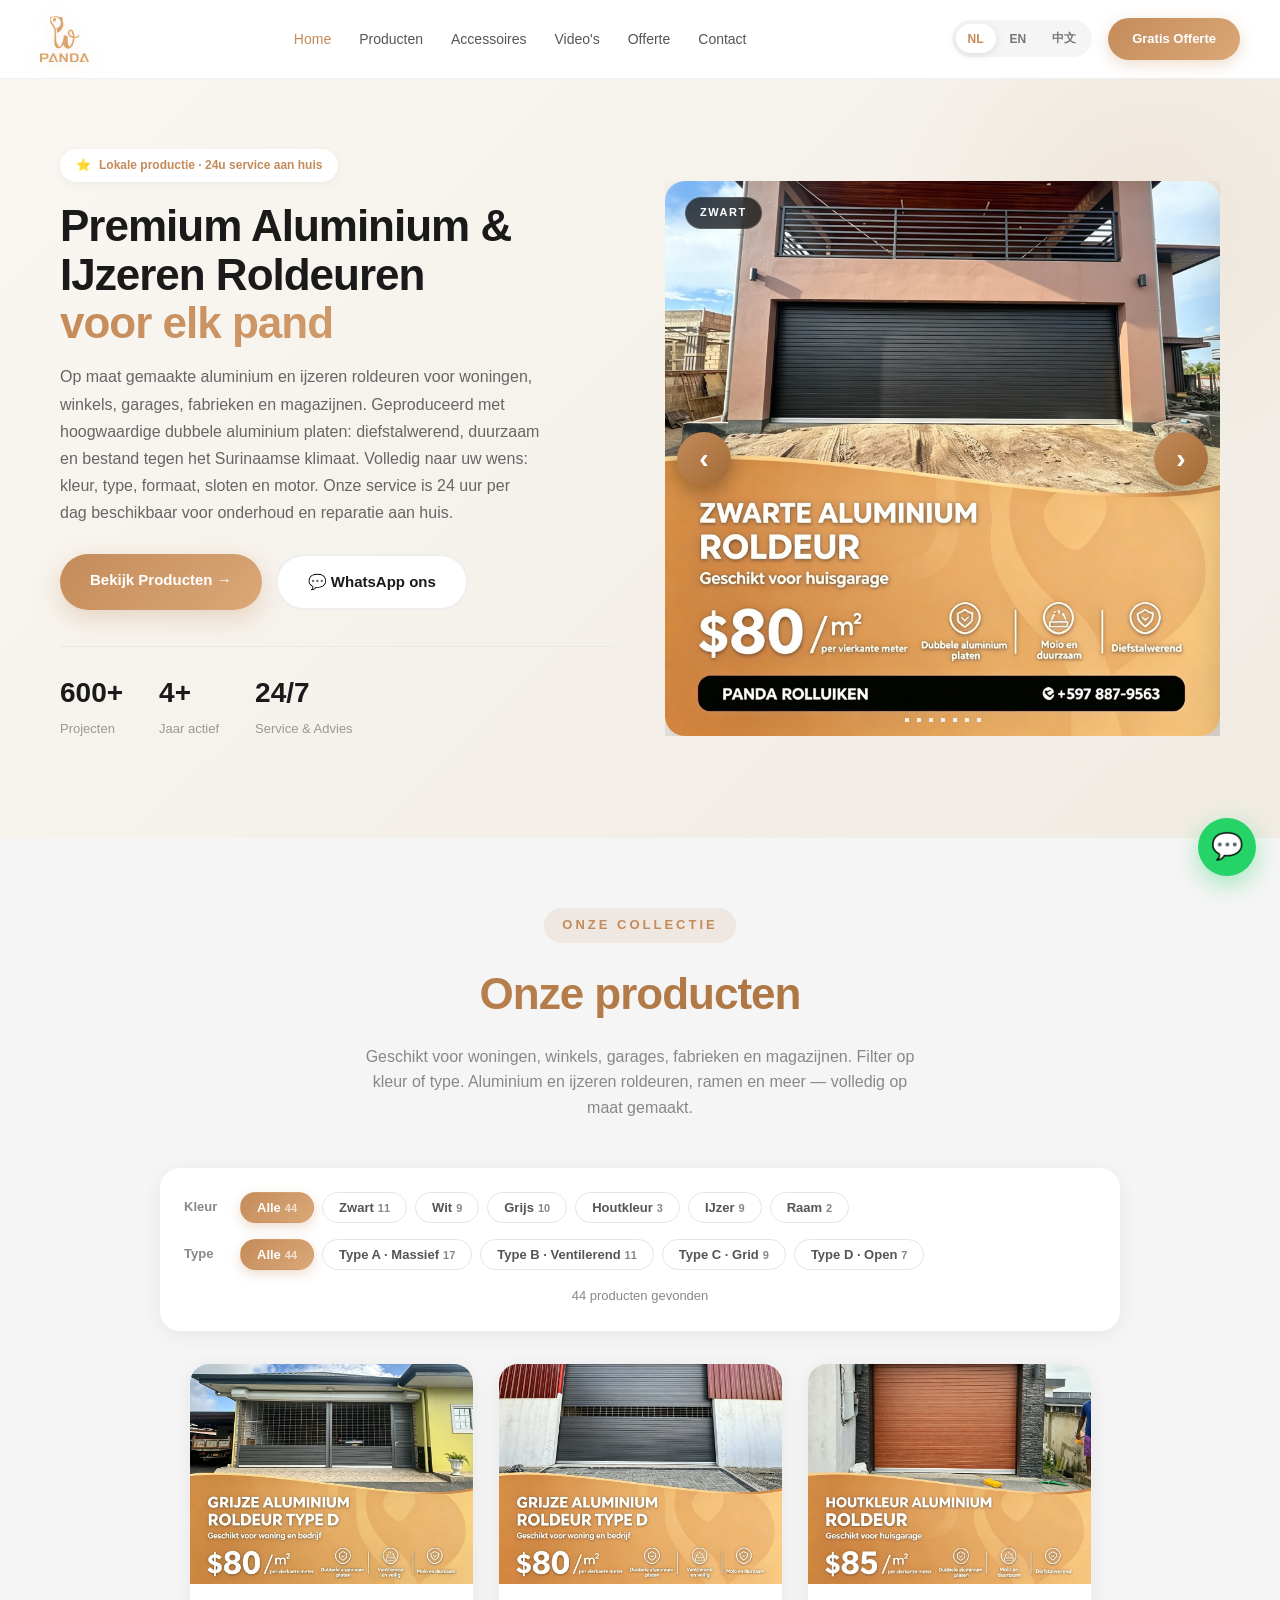
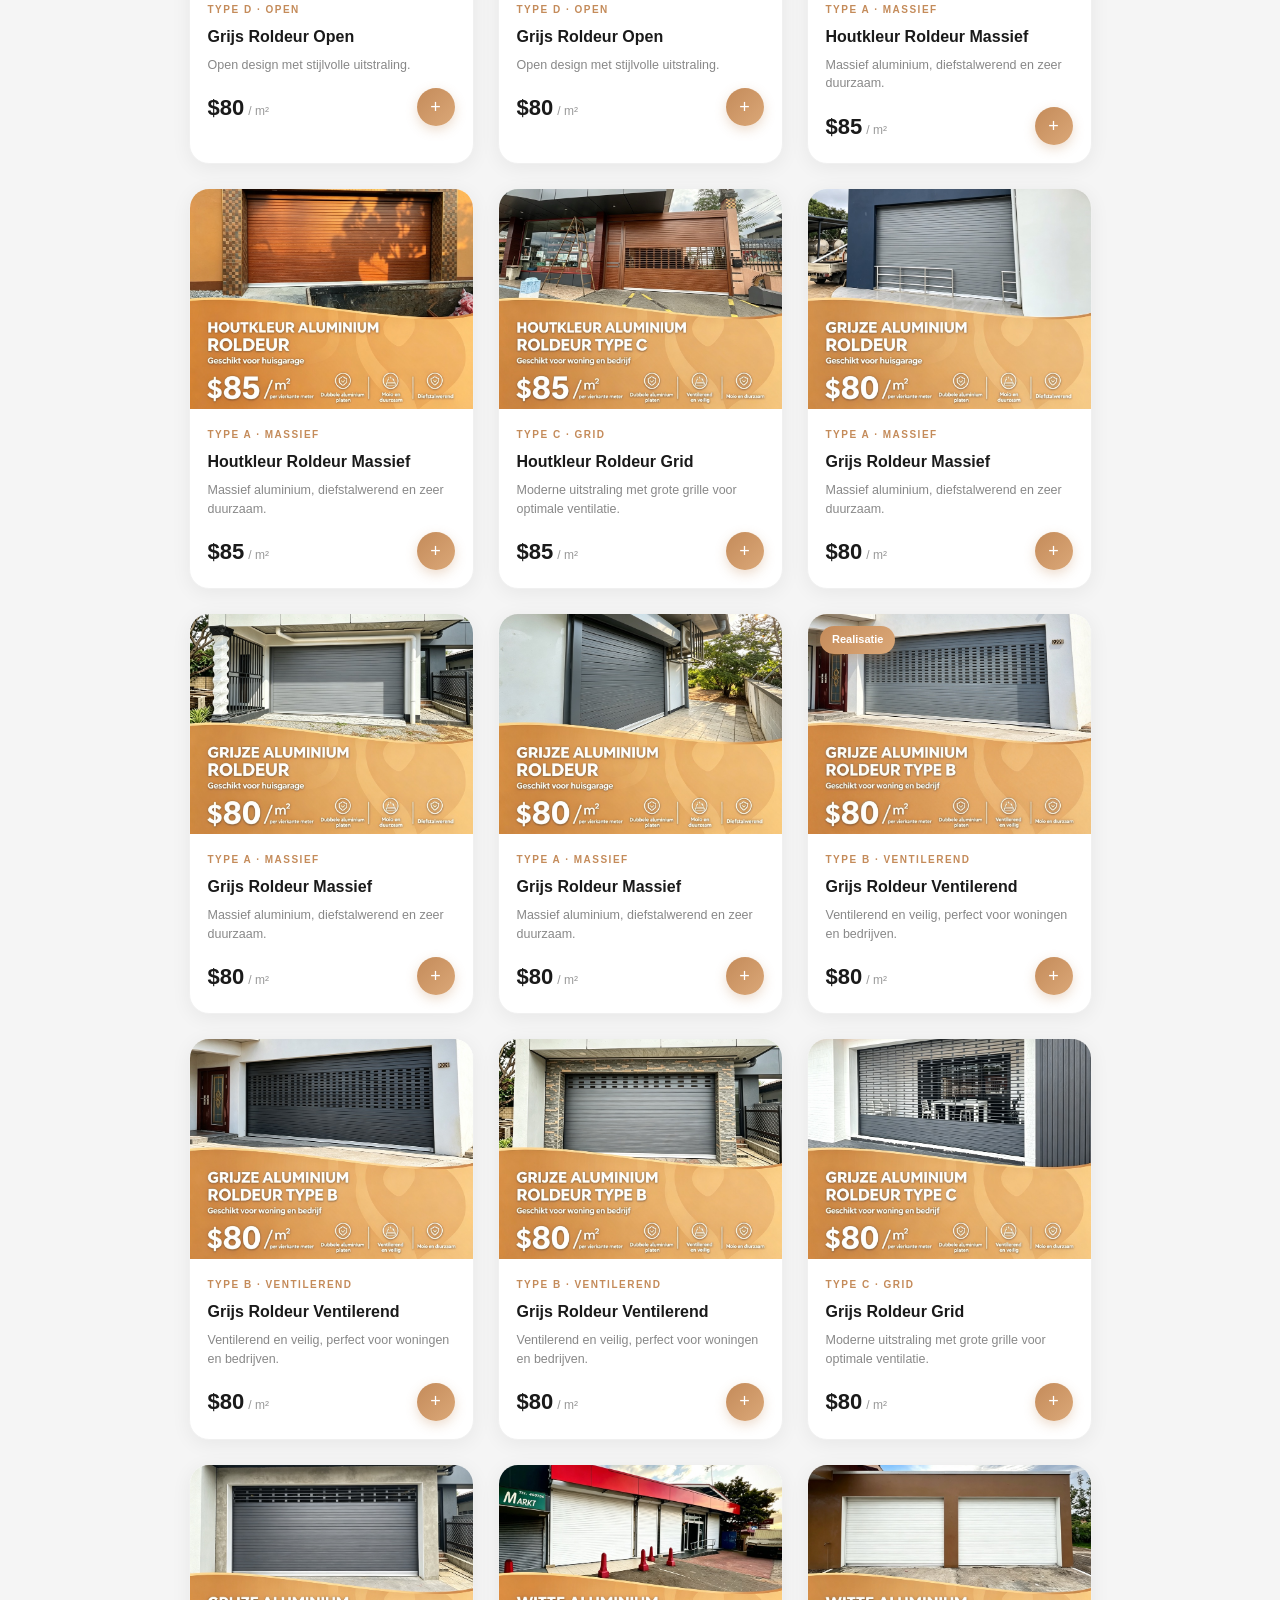
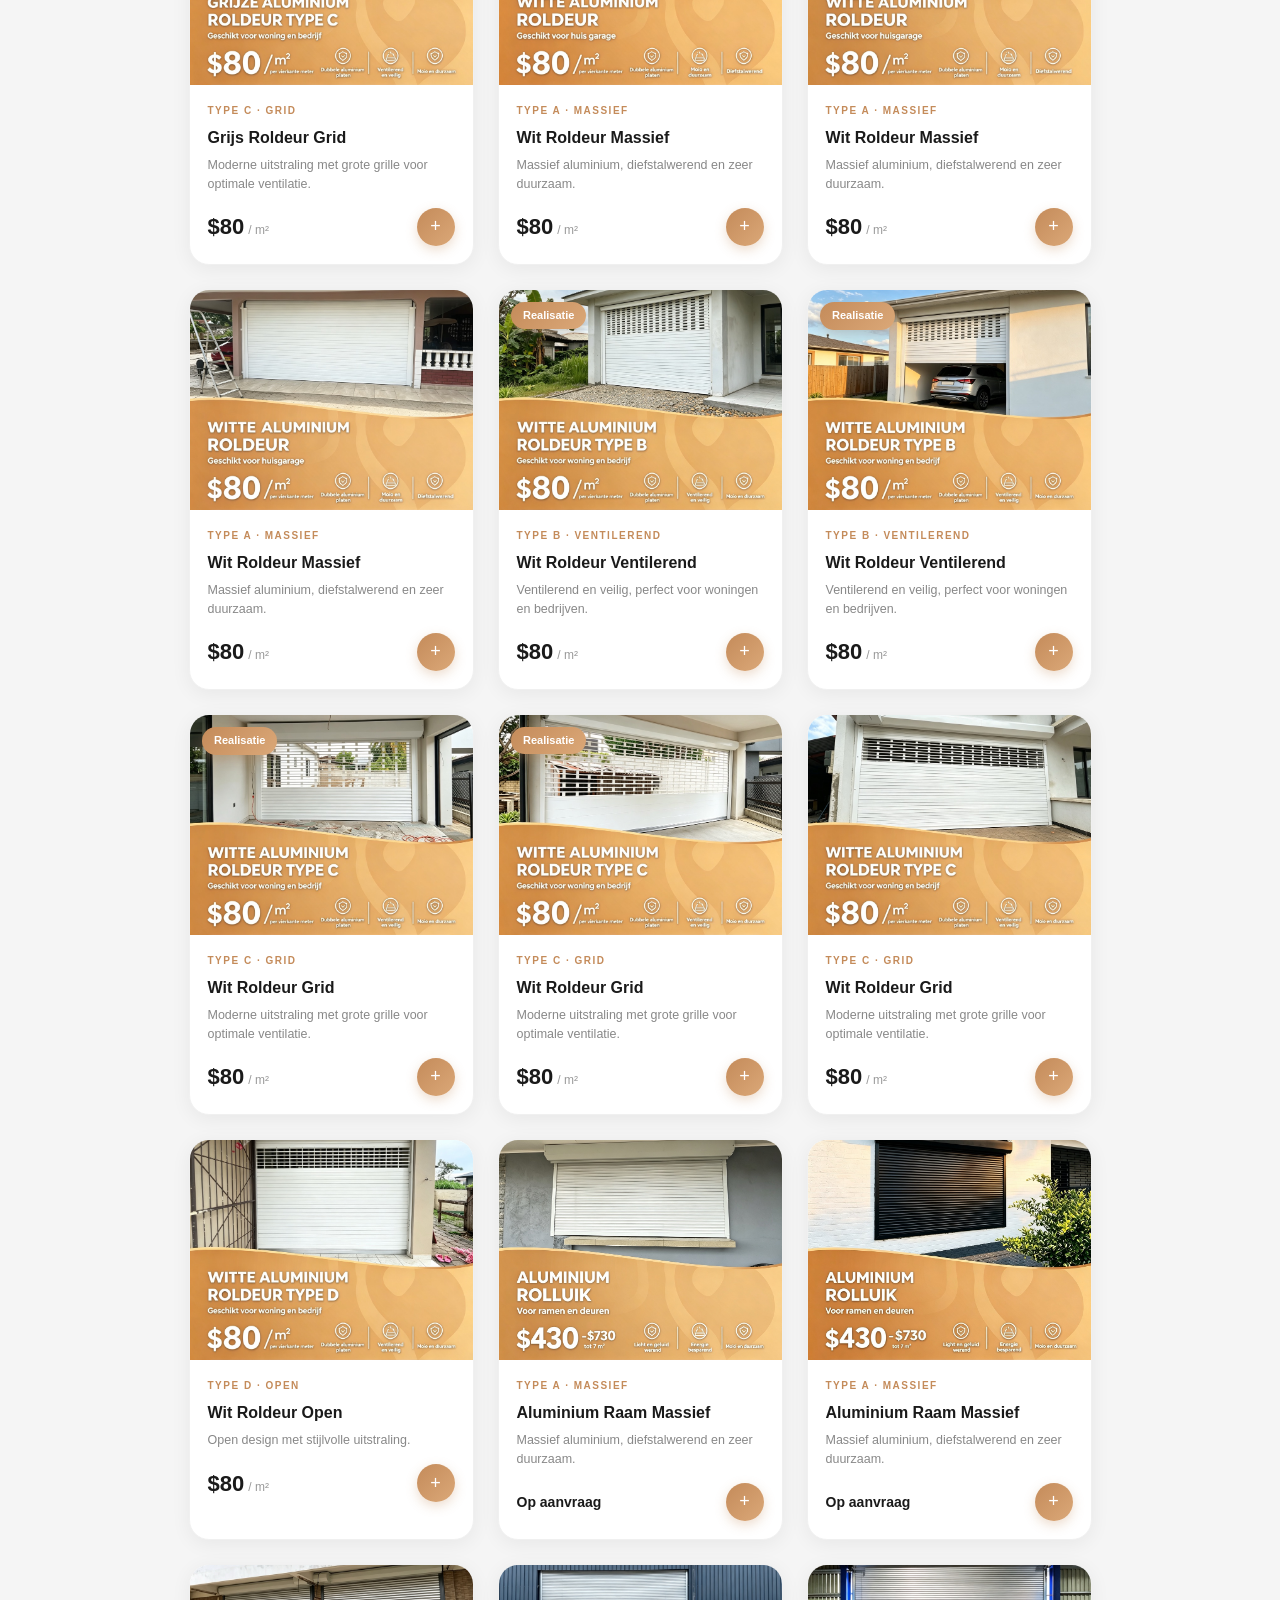
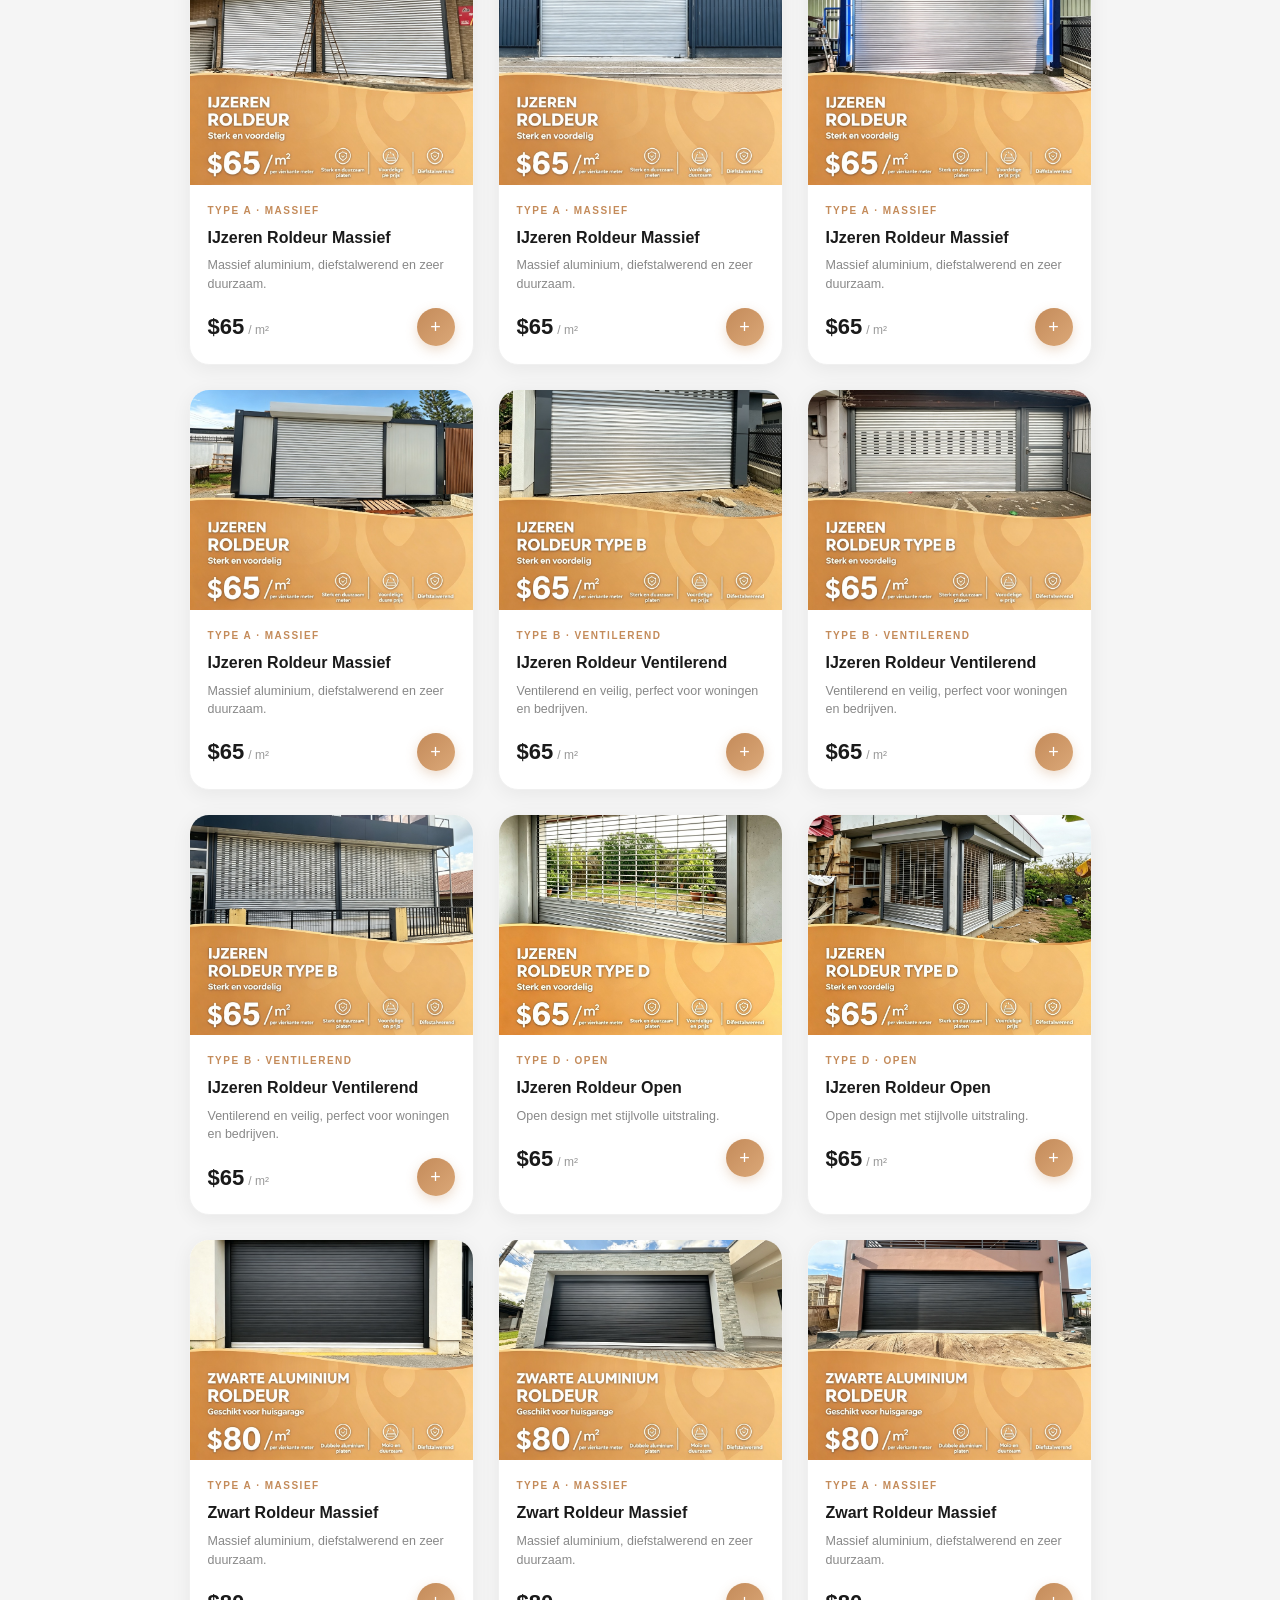
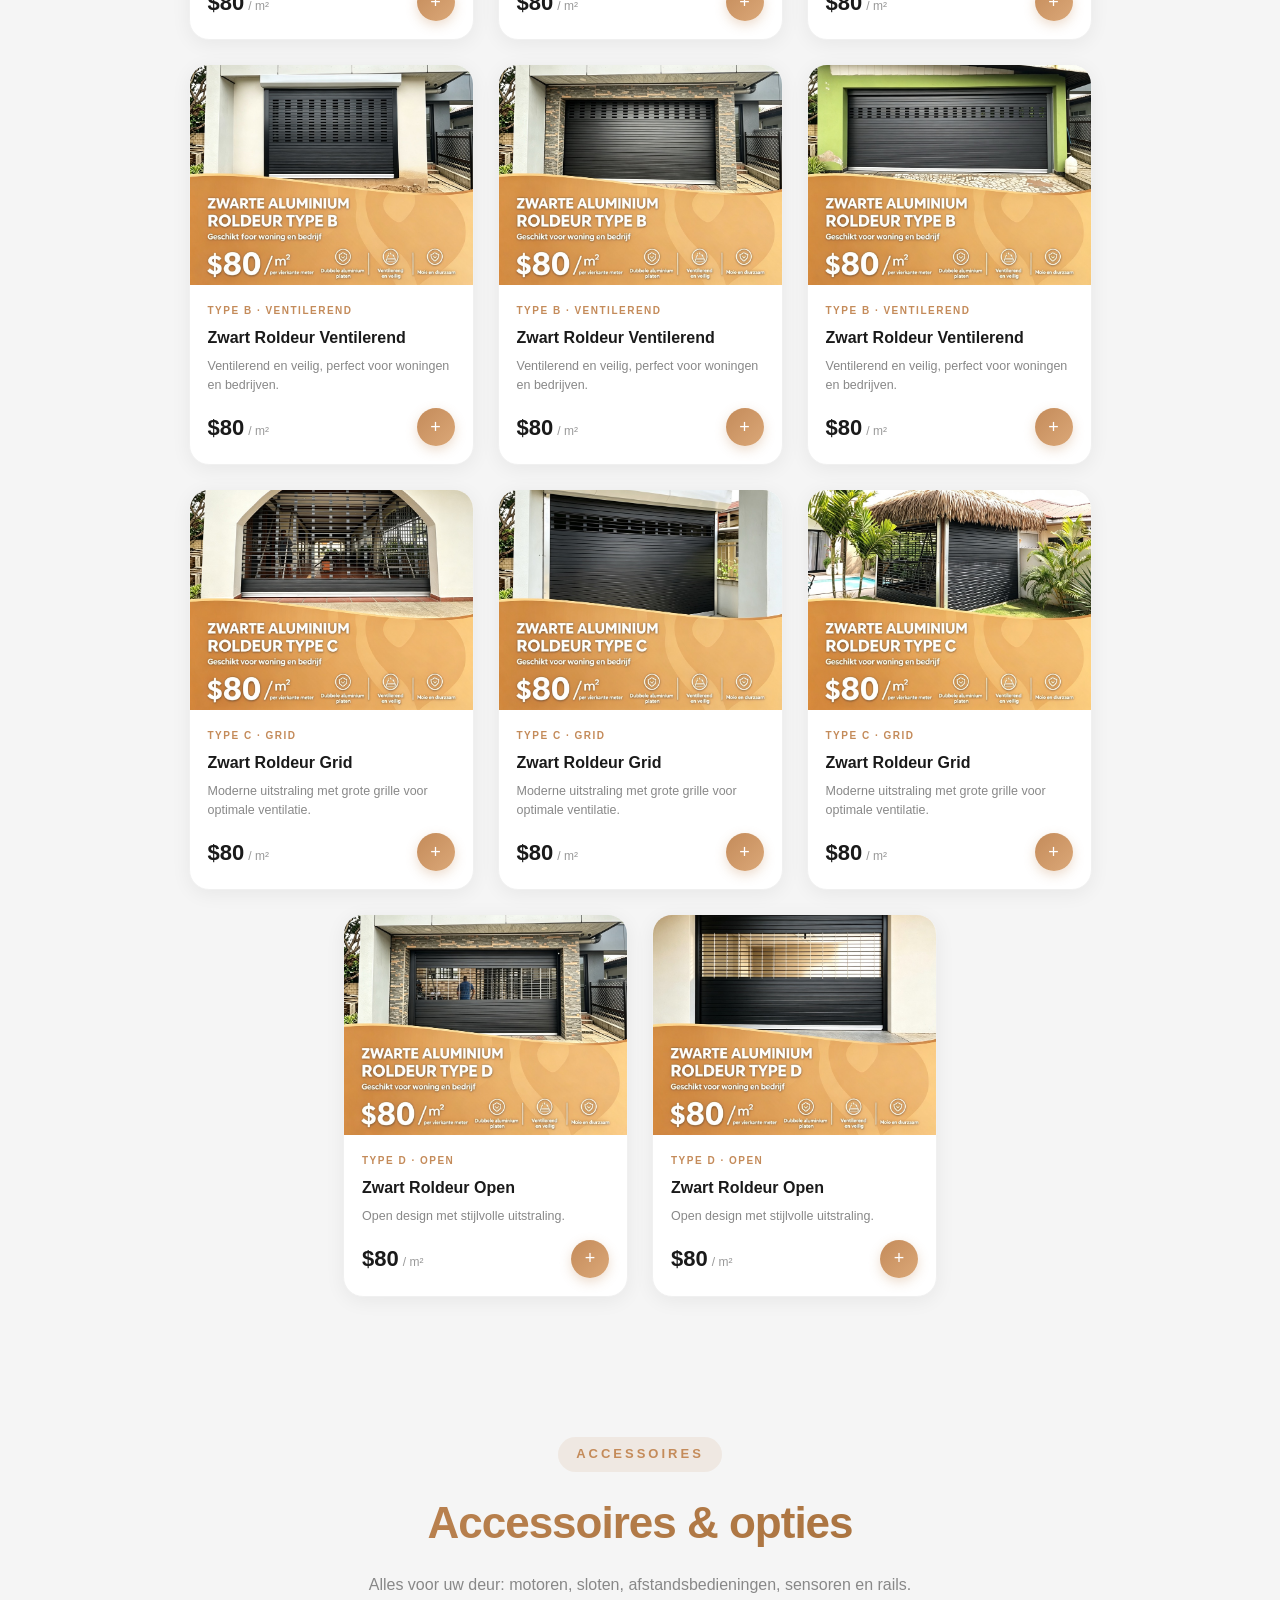
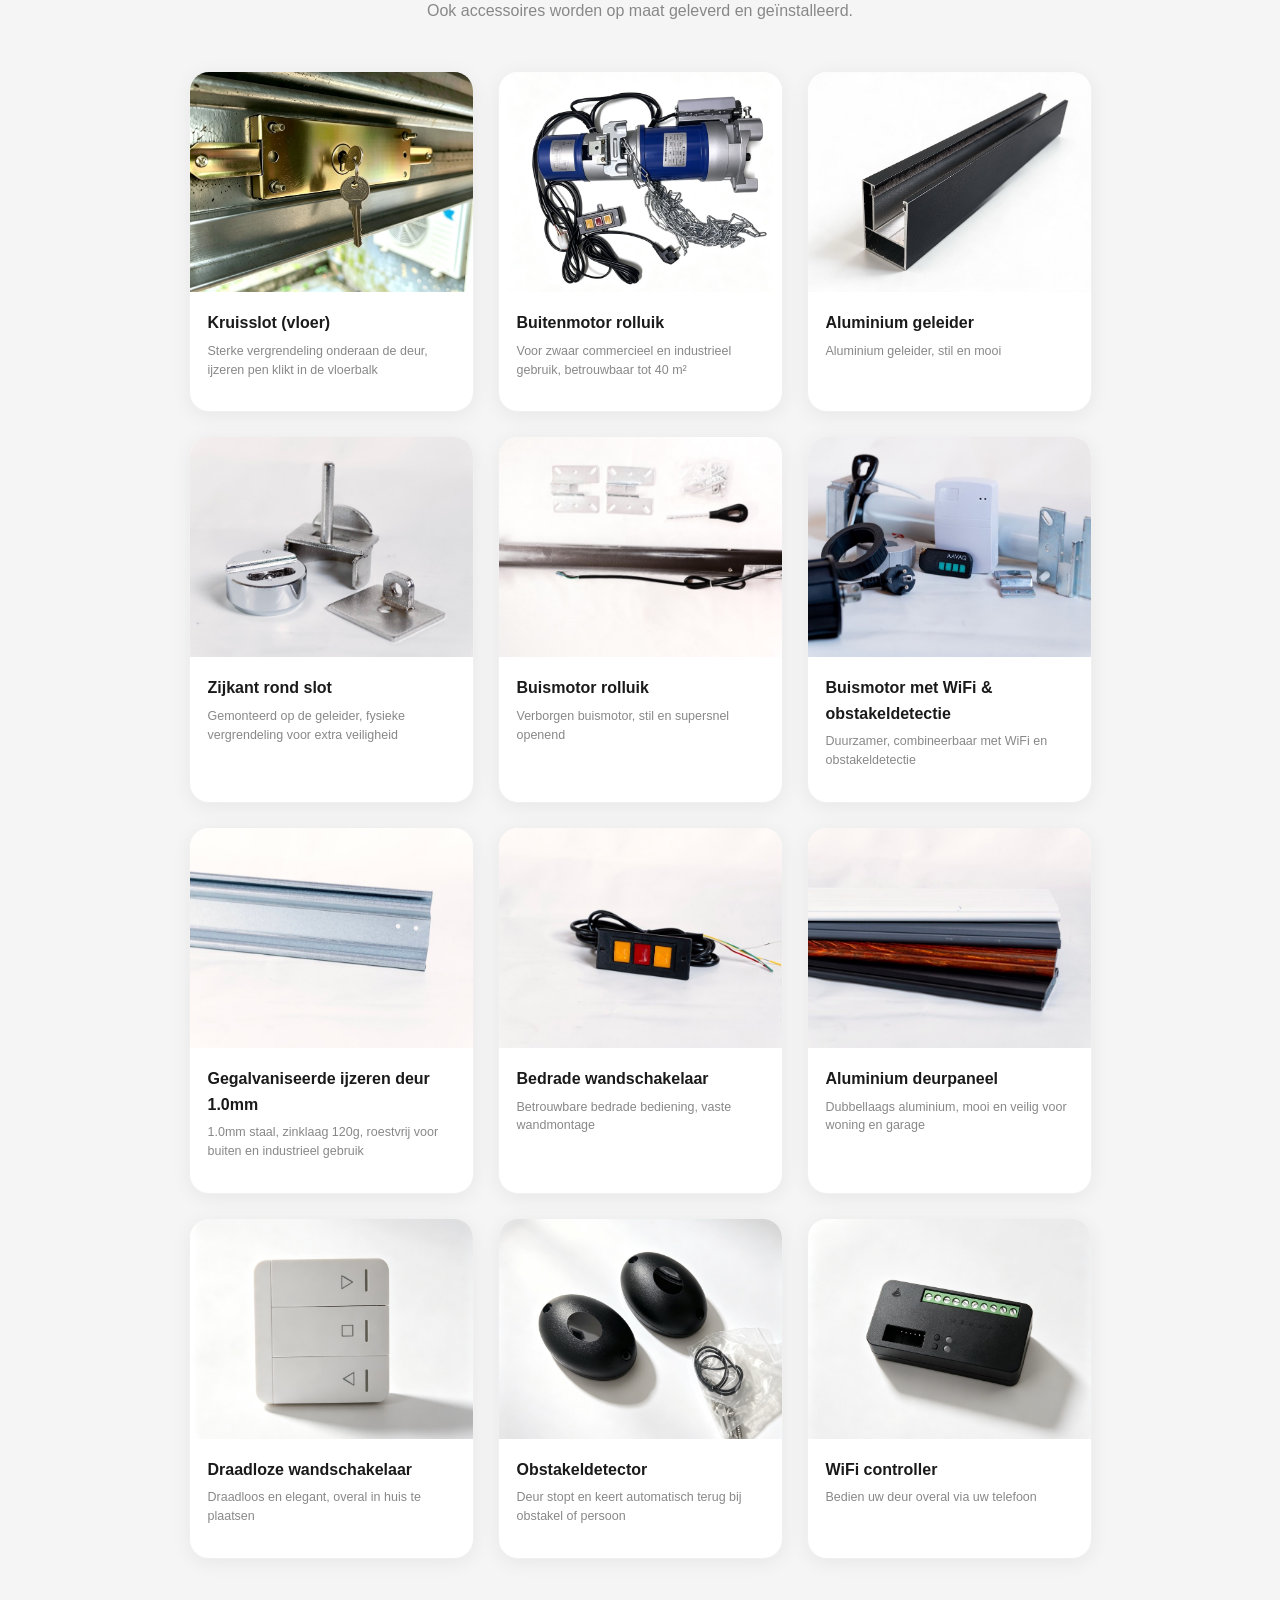
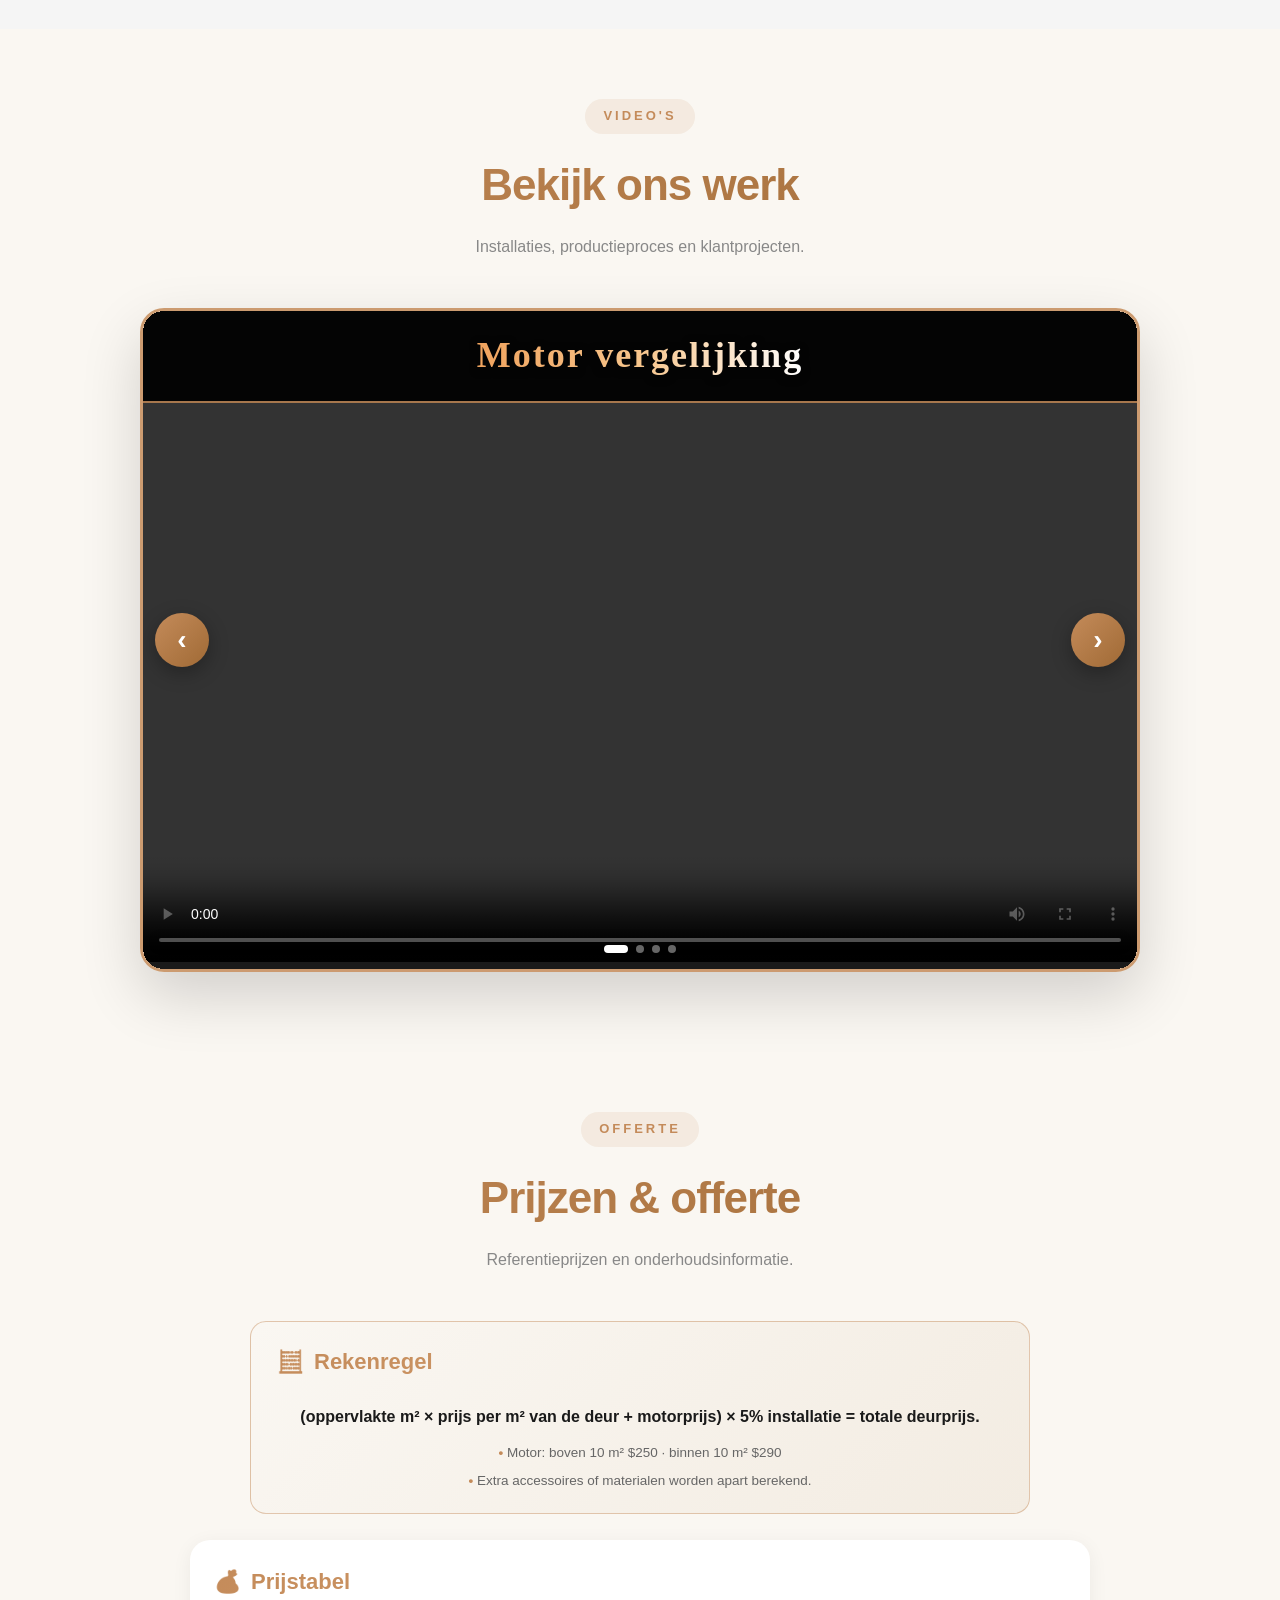
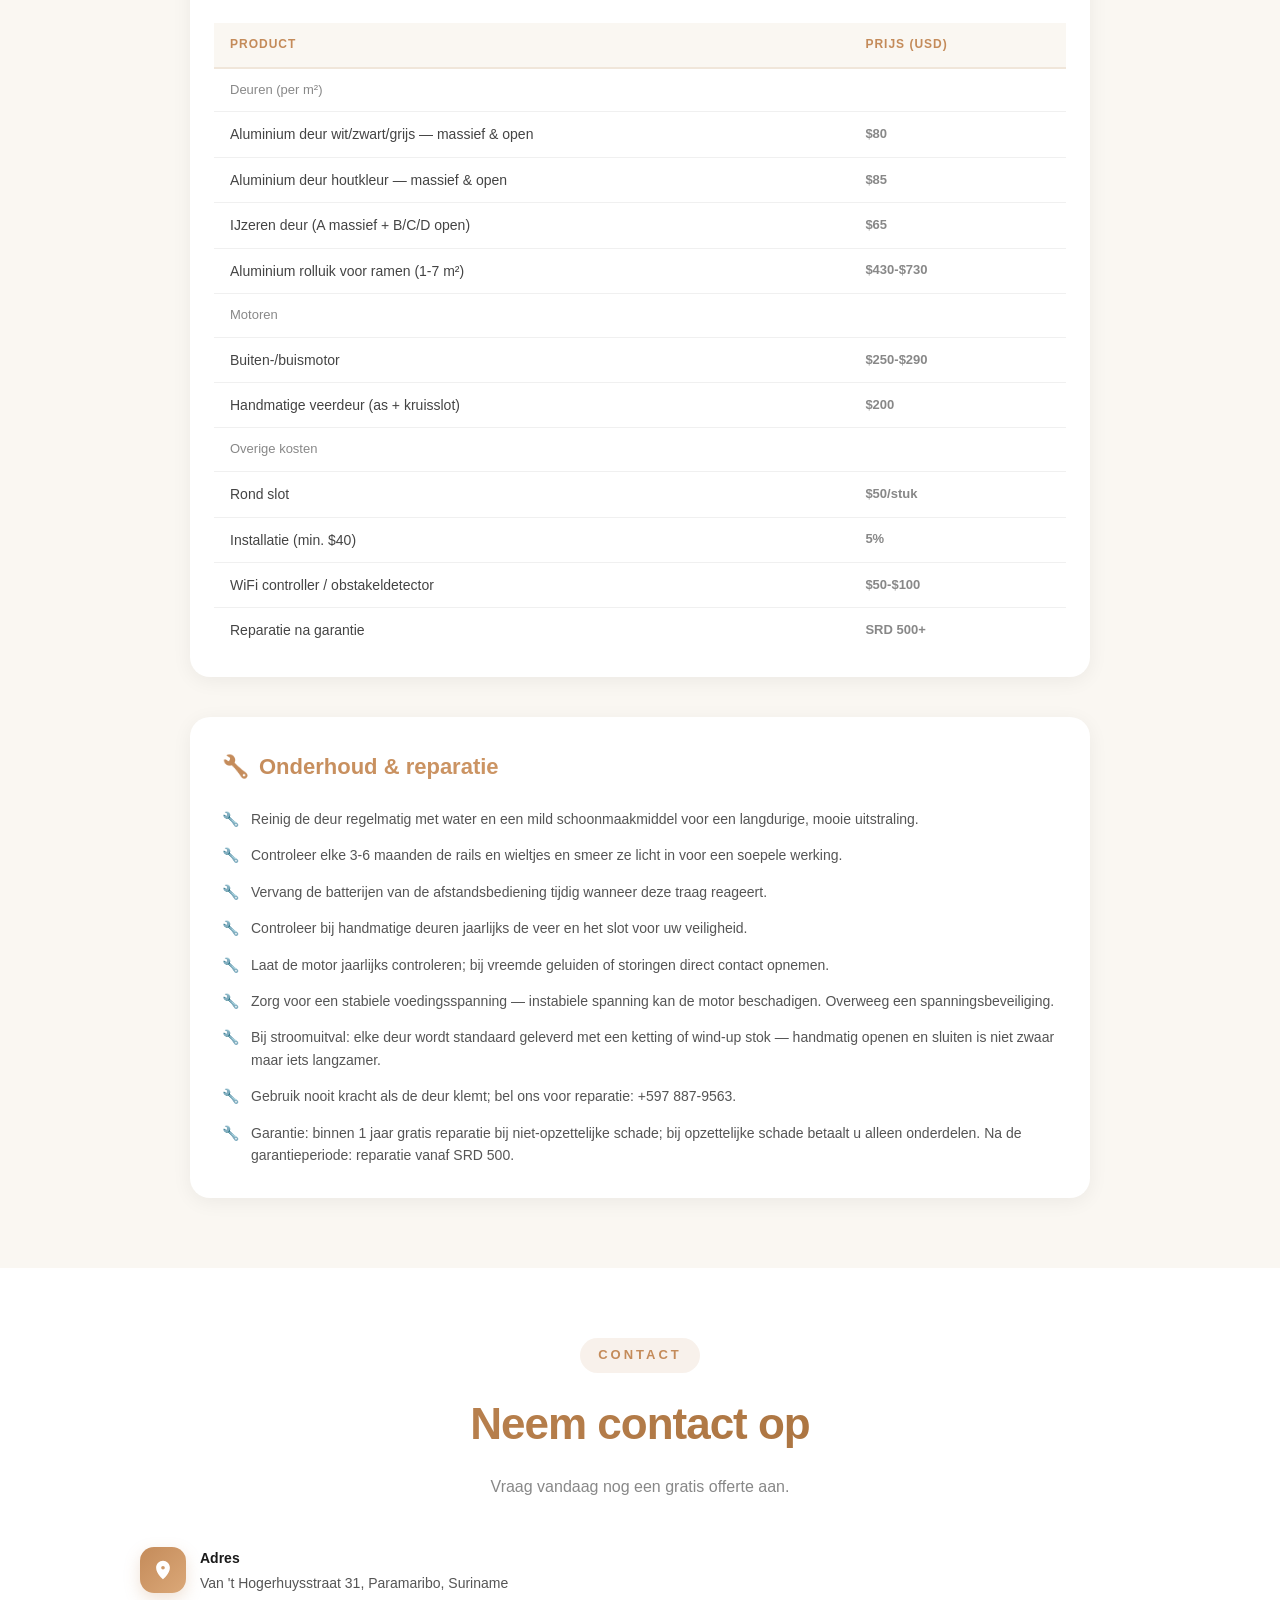
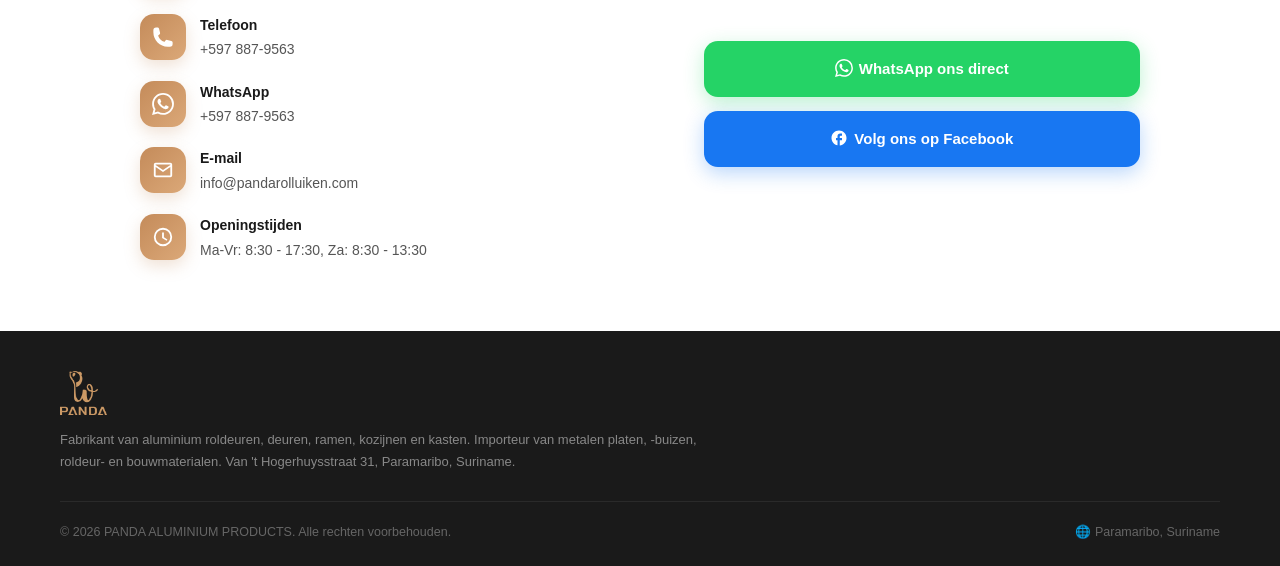
<file: index.html>
<!DOCTYPE html>
<html lang="nl">
<head>
    <meta charset="UTF-8">
    <meta http-equiv="Cache-Control" content="no-cache, no-store, must-revalidate">
    <meta http-equiv="Pragma" content="no-cache">
    <meta http-equiv="Expires" content="0">
    <meta name="viewport" content="width=device-width, initial-scale=1.0">
    <title>PANDA ALUMINIUM PRODUCTS - Roldeuren, Deuren &amp; Ramen in Suriname</title>
    <meta name="description" content="PANDA ALUMINIUM PRODUCTS - Fabrikant van aluminium roldeuren, deuren, ramen, kozijnen en kasten. Importeur van metalen platen en bouwmaterialen. Paramaribo, Suriname.">
    <link rel="stylesheet" href="css/style.css?v=2026081301">
</head>
<body>

    <!-- ===== Header ===== -->
    <header class="header">
        <div class="logo">
            <img src="images/logo-gold.png" alt="PANDA ALUMINIUM PRODUCTS" class="logo-img">
        </div>
        <nav class="nav">
            <a href="#home" class="active" data-i18n="nav_home">Home</a>
            <a href="#products" data-i18n="nav_products">Producten</a>
            <a href="#accessories" data-i18n="nav_accessories">Accessoires</a>
            <a href="#videos" data-i18n="nav_videos">Video's</a>
            <a href="#quote" data-i18n="nav_quote">Offerte</a>
            <a href="#contact" data-i18n="nav_contact">Contact</a>
        </nav>
        <div class="header-right">
            <div class="lang-switch">
                <button class="lang-btn" data-lang="nl">NL</button>
                <button class="lang-btn" data-lang="en">EN</button>
                <button class="lang-btn" data-lang="zh">中文</button>
            </div>
            <a href="https://wa.me/5978879563" target="_blank" rel="noopener" class="btn-primary" data-i18n="btn_quote">Gratis Offerte</a>
        </div>
    </header>

    <!-- ===== Hero ===== -->
    <section class="hero" id="home">
        <div class="hero-content">
            <div class="hero-tag"><span class="star">⭐</span> <span data-i18n="hero_tag">Beste beoordeeld in Suriname</span></div>
            <h2 data-i18n="hero_title1">Premium Roldeuren</h2>
            <h2 class="hero-accent" data-i18n="hero_title2">voor elk pand</h2>
            <p data-i18n="hero_desc">Aluminium en ijzeren roldeuren, deuren, ramen en kozijnen van de hoogste kwaliteit. Sterk, duurzaam en stijlvol. Vakkundig geproduceerd en geïnstalleerd in Paramaribo en heel Suriname.</p>
            <div class="hero-buttons">
                <a href="#products" class="btn-hero-primary" data-i18n="hero_btn1">Bekijk Producten →</a>
                <a href="https://wa.me/5978879563" target="_blank" rel="noopener" class="btn-hero-secondary" data-i18n="hero_btn4">💬 WhatsApp</a>
            </div>
            <div class="hero-stats">
                <div class="stat-item"><h3 data-i18n="stat_projects_num">600+</h3><p data-i18n="stat_projects">Projecten</p></div>
                <div class="stat-item"><h3 data-i18n="stat_years_num">4+</h3><p data-i18n="stat_years">Jaar actief</p></div>
                <div class="stat-item"><h3 data-i18n="stat_service_num">24/7</h3><p data-i18n="stat_service">Service &amp; Advies</p></div>
            </div>
        </div>
        <div class="hero-slider-wrap">
            <div class="hero-slider-track" id="hero-slider-track"></div>
            <button class="hero-arrow hero-arrow-l" id="hero-prev" aria-label="Previous">‹</button>
            <button class="hero-arrow hero-arrow-r" id="hero-next" aria-label="Next">›</button>
            <div class="hero-dots" id="hero-dots"></div>
            <div class="hero-color-tag" id="hero-tag">ZWART</div>
        </div>
    </section>

    <!-- ===== Products ===== -->
    <section class="section" id="products">
        <div class="section-header">
            <div class="section-label" data-i18n="prod_label">Onze Collectie</div>
            <h2 data-i18n="prod_title">Onze producten</h2>
            <p data-i18n="prod_desc">Kies op kleur of type. Aluminium roldeuren, ijzeren roldeuren, ramen en meer.</p>
        </div>
        <div class="filter-bar">
            <div class="filter-group">
                <span class="filter-label" data-i18n="filter_color">Kleur</span>
                <div class="chips" id="color-chips"></div>
            </div>
            <div class="filter-group">
                <span class="filter-label" data-i18n="filter_type">Type</span>
                <div class="chips" id="type-chips"></div>
            </div>
            <div class="filter-result" id="filter-result"></div>
        </div>
        <div class="products-grid" id="products-grid"></div>
    </section>

    <!-- ===== Accessories ===== -->
    <section class="section accessories-section" id="accessories">
        <div class="section-header">
            <div class="section-label" data-i18n="acc_label">Accessoires</div>
            <h2 data-i18n="acc_title">Accessoires &amp; opties</h2>
            <p data-i18n="acc_desc">Motoren, sloten, afstandsbedieningen en meer.</p>
        </div>
        <div class="products-grid" id="accessories-grid"></div>
    </section>

    <!-- ===== Videos ===== -->
    <section class="section videos-section" id="videos">
        <div class="section-header">
            <div class="section-label" data-i18n="video_label">Video's</div>
            <h2 data-i18n="video_title">Bekijk ons werk</h2>
            <p data-i18n="video_desc">Installaties, productieproces en klantprojecten.</p>
        </div>
        <div class="video-slider">
            <button class="video-arrow video-arrow-l" id="video-prev" aria-label="Previous">‹</button>
            <div class="videos-track" id="videos-track"></div>
            <button class="video-arrow video-arrow-r" id="video-next" aria-label="Next">›</button>
            <div class="video-dots" id="video-dots"></div>
        </div>
    </section>

    <!-- ===== Quote: 报价区间 + 自动报价器 + 维修规则 ===== -->
    <section class="section quote-section" id="quote">
        <div class="section-header">
            <div class="section-label" data-i18n="quote_label">Offerte</div>
            <h2 data-i18n="quote_title">Prijzen &amp; offerte</h2>
            <p data-i18n="quote_desc">Referentieprijzen en directe offerte berekening.</p>
        </div>

        <!-- 计价规则 -->
        <div class="calc-rule">
            <h3 class="calc-title">🧮 <span data-i18n="calc_rule_title">Rekenregel</span></h3>
            <p class="calc-rule-text" data-i18n="calc_rule_text">(oppervlakte m² × prijs per m² + motorprijs) × 5% installatie = totale prijs.</p>
            <ul class="calc-rule-notes">
                <li data-i18n="calc_rule_note1">Motor: boven 10 m² $250 · binnen 10 m² $290</li>
                <li data-i18n="calc_rule_note2">Extra accessoires/materialen worden apart berekend.</li>
            </ul>
        </div>

        <!-- 报价区间表（数据来自 Panda 报价规则知识库） -->
        <div class="price-table-wrap">
            <h3 class="calc-title">💰 <span data-i18n="pt_title">Prijstabel</span></h3>
            <table class="price-table">
                <thead>
                    <tr><th data-i18n="pt_product">Product</th><th data-i18n="pt_unit">Prijs (USD)</th></tr>
                </thead>
                <tbody id="price-table-body"></tbody>
            </table>
        </div>

        <!-- 维修规则 -->
        <div class="maintenance">
            <h3 class="calc-title">🔧 <span data-i18n="maint_title">Onderhoud &amp; reparatie</span></h3>
            <ul class="maint-list" id="maint-list"></ul>
        </div>
    </section>

    <!-- ===== Contact ===== -->
    <section class="section contact-section" id="contact">
        <div class="section-header">
            <div class="section-label" data-i18n="contact_label">Contact</div>
            <h2 data-i18n="contact_title">Neem contact op</h2>
            <p data-i18n="contact_desc">Vraag vandaag nog een gratis offerte aan.</p>
        </div>
        <div class="contact-grid">
            <div class="contact-info">
                <div class="contact-item"><span class="contact-icon"><svg viewBox="0 0 24 24" fill="currentColor"><path d="M12 2C8 2 4.5 5.5 4.5 9.5c0 6.5 7.5 12.5 7.5 12.5S19.5 16 19.5 9.5C19.5 5.5 16 2 12 2zm0 9.5a2 2 0 110-4 2 2 0 010 4z"/></svg></span><div><h4 data-i18n="c_addr">Adres</h4><p>Van 't Hogerhuysstraat 31, Paramaribo, Suriname</p></div></div>
                <div class="contact-item"><span class="contact-icon"><svg viewBox="0 0 24 24" fill="currentColor" stroke="none" aria-hidden="true"><path d="M1.5 4.5a3 3 0 013-3h1.372c.86 0 1.61.586 1.819 1.42l1.105 4.423a1.875 1.875 0 01-.694 1.955l-1.293.97c-.135.101-.164.249-.126.352a11.285 11.285 0 006.697 6.697c.103.038.25.009.352-.126l.97-1.293a1.875 1.875 0 011.955-.694l4.423 1.105c.834.209 1.42.959 1.42 1.82V19.5a3 3 0 01-3 3h-2.25C8.552 22.5 1.5 15.448 1.5 6.75V4.5z"/></svg></span><div><h4 data-i18n="c_tel">Telefoon</h4><p>+597 887-9563</p></div></div>
                <div class="contact-item"><span class="contact-icon"><svg viewBox="0 0 24 24" fill="currentColor" stroke="none" aria-hidden="true"><path d="M17.472 14.382c-.297-.149-1.758-.867-2.03-.967-.273-.099-.471-.148-.67.15-.197.297-.767.966-.94 1.164-.173.199-.347.223-.644.075-.297-.15-1.255-.463-2.39-1.475-.883-.788-1.48-1.761-1.653-2.059-.173-.297-.018-.458.13-.606.134-.133.298-.347.446-.52.149-.174.198-.298.298-.497.099-.198.05-.371-.025-.52-.075-.149-.669-1.612-.916-2.207-.242-.579-.487-.5-.669-.51-.173-.008-.371-.01-.57-.01-.198 0-.52.074-.792.372-.272.297-1.04 1.016-1.04 2.479 0 1.462 1.065 2.875 1.213 3.074.149.198 2.096 3.2 5.077 4.487.709.306 1.262.489 1.694.625.712.227 1.36.195 1.871.118.571-.085 1.758-.719 2.006-1.413.248-.694.248-1.289.173-1.413-.074-.124-.272-.198-.57-.347m-5.421 7.403h-.004a9.87 9.87 0 01-5.031-1.378l-.361-.214-3.741.982.998-3.648-.235-.374a9.86 9.86 0 01-1.51-5.26c.001-5.45 4.436-9.884 9.888-9.884 2.64 0 5.122 1.03 6.988 2.898a9.825 9.825 0 012.893 6.994c-.003 5.45-4.437 9.884-9.885 9.884m8.413-18.297A11.815 11.815 0 0012.05 0C5.495 0 .16 5.335.157 11.892c0 2.096.547 4.142 1.588 5.945L.057 24l6.305-1.654a11.882 11.882 0 005.683 1.448h.005c6.554 0 11.89-5.335 11.893-11.893a11.821 11.821 0 00-3.48-8.413z"/></svg></span><div><h4 data-i18n="c_wa">WhatsApp</h4><p>+597 887-9563</p></div></div>
                <div class="contact-item"><span class="contact-icon"><svg viewBox="0 0 24 24" fill="currentColor"><path d="M4 4h16a2 2 0 012 2v12a2 2 0 01-2 2H4a2 2 0 01-2-2V6a2 2 0 012-2zm0 2v.5l8 5.5 8-5.5V6H4zm0 2.6V18h16V8.6l-8 5.5-8-5.5z"/></svg></span><div><h4 data-i18n="c_mail">E-mail</h4><p>info@pandarolluiken.com</p></div></div>
                <div class="contact-item"><span class="contact-icon"><svg viewBox="0 0 24 24" fill="currentColor"><path d="M12 2a10 10 0 100 20 10 10 0 000-20zm0 18a8 8 0 110-16 8 8 0 010 16zm1-13h-2v6l5 3 .8-1.3-3.8-2.3V7z"/></svg></span><div><h4 data-i18n="c_time">Openingstijden</h4><p data-i18n="c_time_val">Ma-Vr: 8:00 - 17:00, Za: 8:00 - 12:00</p></div></div>
            </div>
            <div class="contact-cta">
                <a href="https://wa.me/5978879563" target="_blank" rel="noopener" class="btn-whatsapp"><svg viewBox="0 0 24 24" fill="currentColor" style="width:18px;height:18px;vertical-align:-3px;margin-right:6px"><path d="M17.472 14.382c-.297-.149-1.758-.867-2.03-.967-.273-.099-.471-.148-.67.15-.197.297-.767.966-.94 1.164-.173.199-.347.223-.644.075-.297-.15-1.255-.463-2.39-1.475-.883-.788-1.48-1.761-1.653-2.059-.173-.297-.018-.458.13-.606.134-.133.298-.347.446-.52.149-.174.198-.298.298-.497.099-.198.05-.371-.025-.52-.075-.149-.669-1.612-.916-2.207-.242-.579-.487-.5-.669-.51-.173-.008-.371-.01-.57-.01-.198 0-.52.074-.792.372-.272.297-1.04 1.016-1.04 2.479 0 1.462 1.065 2.875 1.213 3.074.149.198 2.096 3.2 5.077 4.487.709.306 1.262.489 1.694.625.712.227 1.36.195 1.871.118.571-.085 1.758-.719 2.006-1.413.248-.694.248-1.289.173-1.413-.074-.124-.272-.198-.57-.347m-5.421 7.403h-.004a9.87 9.87 0 01-5.031-1.378l-.361-.214-3.741.982.998-3.648-.235-.374a9.86 9.86 0 01-1.51-5.26c.001-5.45 4.436-9.884 9.888-9.884 2.64 0 5.122 1.03 6.988 2.898a9.825 9.825 0 012.893 6.994c-.003 5.45-4.437 9.884-9.885 9.884m8.413-18.297A11.815 11.815 0 0012.05 0C5.495 0 .16 5.335.157 11.892c0 2.096.547 4.142 1.588 5.945L.057 24l6.305-1.654a11.882 11.882 0 005.683 1.448h.005c6.554 0 11.89-5.335 11.893-11.893a11.821 11.821 0 00-3.48-8.413z"/></svg><span data-i18n="c_wa_btn">WhatsApp ons direct</span></a>
                <a href="https://www.facebook.com/108420485697981" target="_blank" rel="noopener" class="btn-facebook"><svg viewBox="0 0 24 24" fill="currentColor" style="width:18px;height:18px;vertical-align:-3px;margin-right:6px"><path d="M22 12c0-5.52-4.48-10-10-10S2 6.48 2 12c0 4.84 3.44 8.87 8 9.8V15H8v-3h2V9.5C10 7.57 11.57 6 13.5 6H16v3h-2c-.55 0-1 .45-1 1v2h3v3h-3v6.95c5.05-.5 9-4.76 9-9.95z"/></svg><span data-i18n="c_fb_btn">Volg ons op Facebook</span></a>
            </div>
        </div>
    </section>

    <!-- ===== Footer ===== -->
    <footer class="footer">
        <div class="footer-brand">
            <img src="images/logo-gold.png" alt="PANDA ALUMINIUM PRODUCTS" class="footer-logo-img">
            <p data-i18n="footer_desc">Fabrikant van aluminium roldeuren, deuren, ramen, kozijnen en kasten. Importeur van metalen platen, -buizen, roldeur- en bouwmaterialen. Van 't Hogerhuysstraat 31, Paramaribo, Suriname.</p>
        </div>
        <div class="footer-bottom">
            <span>© 2026 PANDA ALUMINIUM PRODUCTS. <span data-i18n="footer_rights">Alle rechten voorbehouden.</span></span>
            <span>🌐 Paramaribo, Suriname</span>
        </div>
    </footer>

    <!-- WhatsApp floating button -->
    <a href="https://wa.me/5978879563" target="_blank" rel="noopener" class="wa-float" aria-label="WhatsApp">💬</a>

    <script src="js/data.js?v=2026081301"></script>
    <script src="js/main.js?v=2026081301"></script>
</body>
</html>
</file>
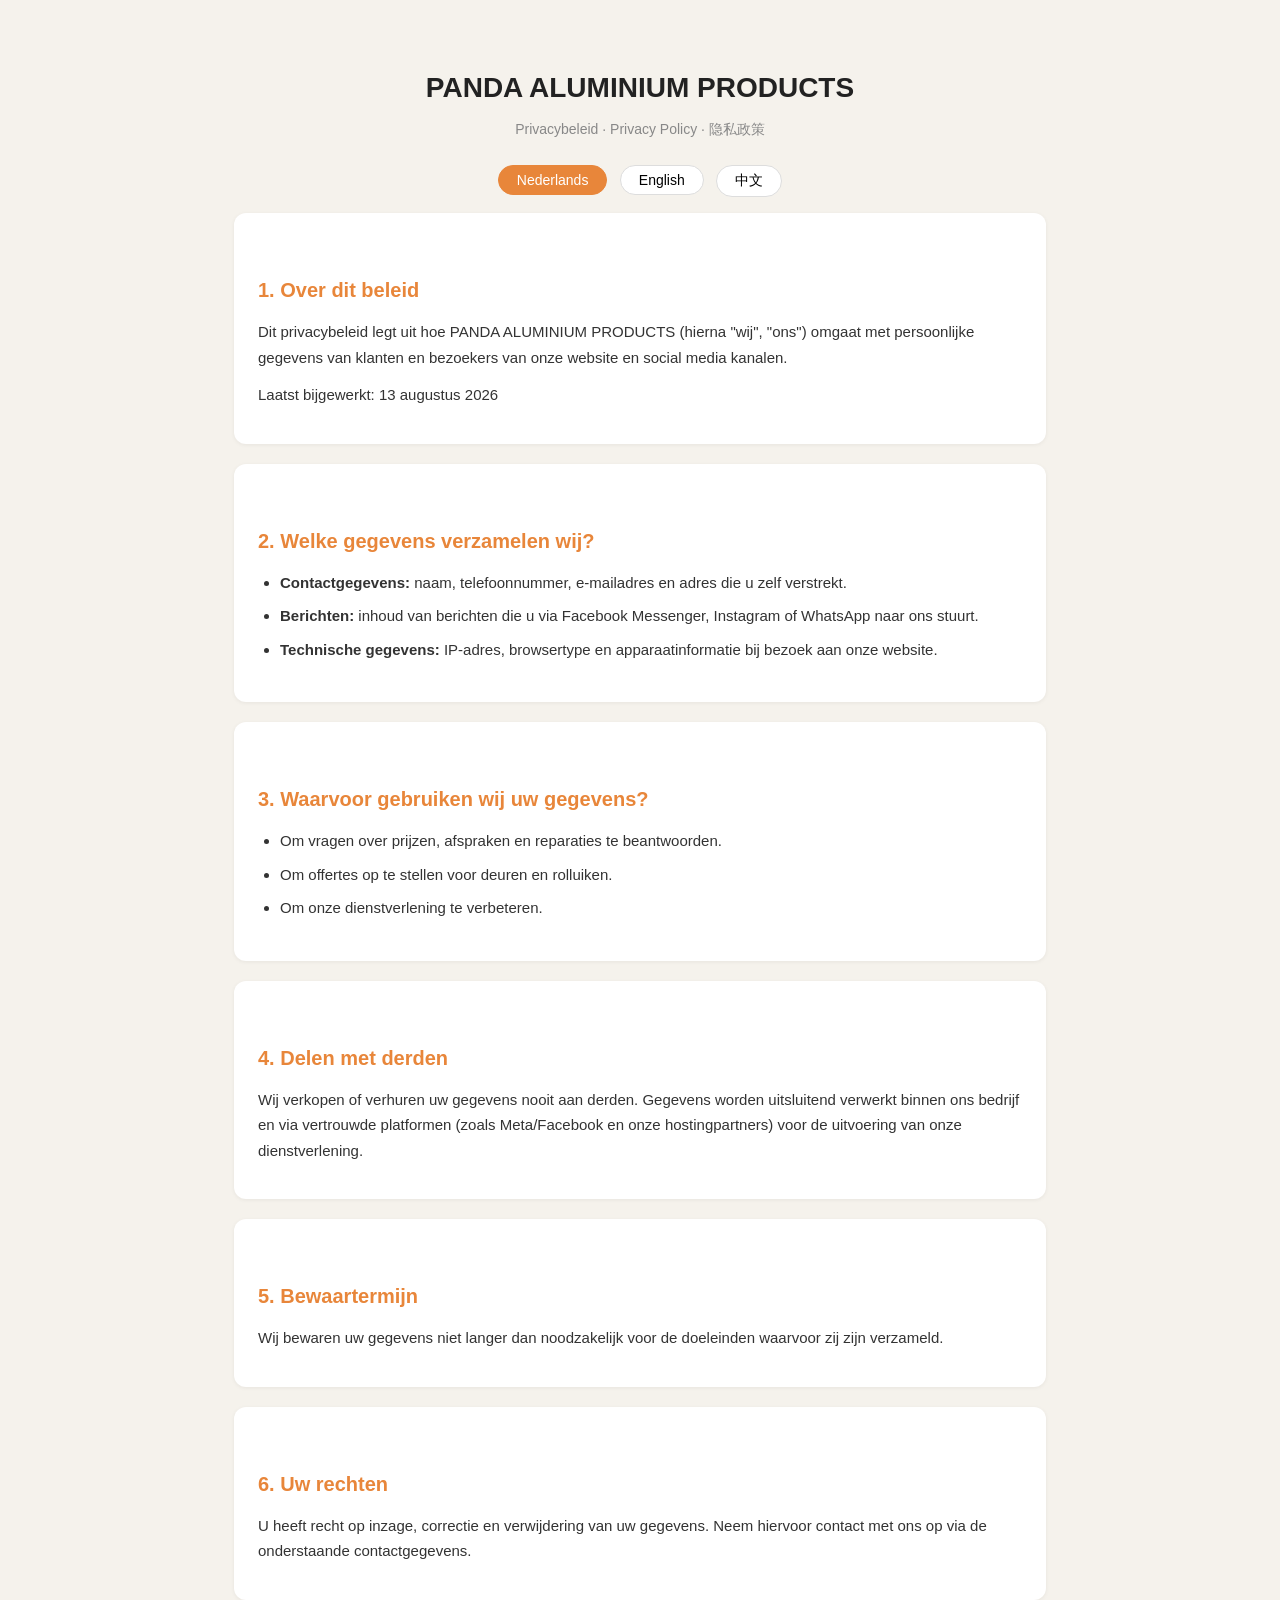
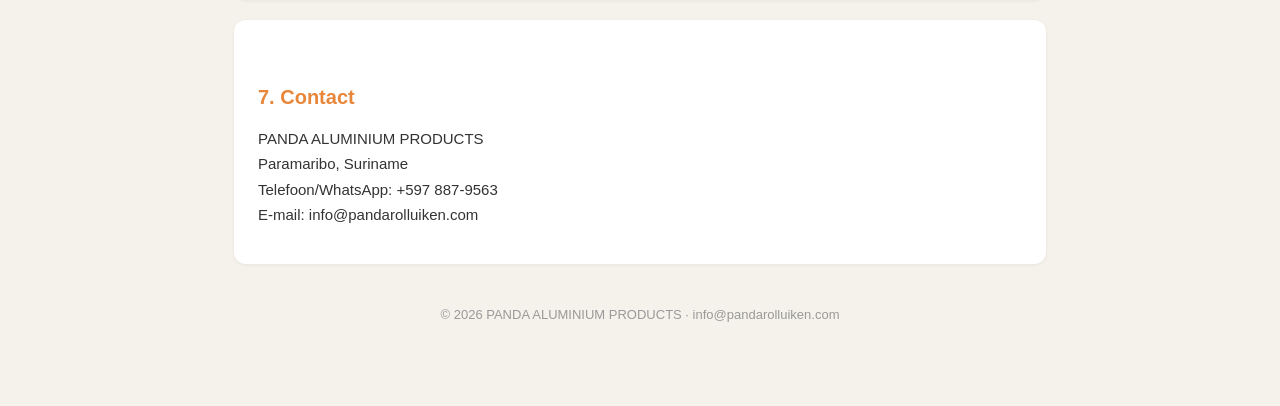
<file: privacy.html>
<!DOCTYPE html>
<html lang="nl">
<head>
<meta charset="UTF-8">
<meta name="viewport" content="width=device-width, initial-scale=1.0">
<title>Privacybeleid - PANDA Rolluiken | Privacy Policy</title>
<style>
  * { margin: 0; padding: 0; box-sizing: border-box; }
  body { font-family: -apple-system, "Helvetica Neue", Arial, sans-serif; background: #f5f2ec; color: #333; line-height: 1.7; }
  .wrap { max-width: 860px; margin: 0 auto; padding: 40px 24px 80px; }
  header { text-align: center; padding: 24px 0 8px; }
  header img { width: 64px; height: 64px; margin-bottom: 12px; }
  h1 { font-size: 28px; color: #222; font-weight: 600; }
  .sub { color: #888; font-size: 14px; margin-top: 6px; }
  h2 { font-size: 20px; margin: 36px 0 12px; color: #E8863A; }
  p { margin-bottom: 12px; font-size: 15px; }
  ul { margin: 8px 0 16px 22px; }
  li { margin-bottom: 8px; font-size: 15px; }
  .card { background: #fff; border-radius: 12px; padding: 24px; margin-bottom: 20px; box-shadow: 0 1px 4px rgba(0,0,0,.06); }
  .langbar { text-align: center; margin: 16px 0; }
  .langbar button { background: #fff; border: 1px solid #ddd; border-radius: 20px; padding: 6px 18px; margin: 0 4px; cursor: pointer; font-size: 14px; }
  .langbar button.active { background: #E8863A; color: #fff; border-color: #E8863A; }
  .lang { display: none; }
  .lang.active { display: block; }
  footer { text-align: center; color: #999; font-size: 13px; margin-top: 40px; }
</style>
</head>
<body>
<div class="wrap">
  <header>
    <h1>PANDA ALUMINIUM PRODUCTS</h1>
    <div class="sub">Privacybeleid · Privacy Policy · 隐私政策</div>
  </header>

  <div class="langbar">
    <button onclick="switchLang('nl')" id="btn-nl" class="active">Nederlands</button>
    <button onclick="switchLang('en')" id="btn-en">English</button>
    <button onclick="switchLang('zh')" id="btn-zh">中文</button>
  </div>

  <!-- ================= NL ================= -->
  <div class="lang active" id="lang-nl">
    <div class="card">
      <h2>1. Over dit beleid</h2>
      <p>Dit privacybeleid legt uit hoe PANDA ALUMINIUM PRODUCTS (hierna "wij", "ons") omgaat met persoonlijke gegevens van klanten en bezoekers van onze website en social media kanalen.</p>
      <p>Laatst bijgewerkt: 13 augustus 2026</p>
    </div>
    <div class="card">
      <h2>2. Welke gegevens verzamelen wij?</h2>
      <ul>
        <li><strong>Contactgegevens:</strong> naam, telefoonnummer, e-mailadres en adres die u zelf verstrekt.</li>
        <li><strong>Berichten:</strong> inhoud van berichten die u via Facebook Messenger, Instagram of WhatsApp naar ons stuurt.</li>
        <li><strong>Technische gegevens:</strong> IP-adres, browsertype en apparaatinformatie bij bezoek aan onze website.</li>
      </ul>
    </div>
    <div class="card">
      <h2>3. Waarvoor gebruiken wij uw gegevens?</h2>
      <ul>
        <li>Om vragen over prijzen, afspraken en reparaties te beantwoorden.</li>
        <li>Om offertes op te stellen voor deuren en rolluiken.</li>
        <li>Om onze dienstverlening te verbeteren.</li>
      </ul>
    </div>
    <div class="card">
      <h2>4. Delen met derden</h2>
      <p>Wij verkopen of verhuren uw gegevens nooit aan derden. Gegevens worden uitsluitend verwerkt binnen ons bedrijf en via vertrouwde platformen (zoals Meta/Facebook en onze hostingpartners) voor de uitvoering van onze dienstverlening.</p>
    </div>
    <div class="card">
      <h2>5. Bewaartermijn</h2>
      <p>Wij bewaren uw gegevens niet langer dan noodzakelijk voor de doeleinden waarvoor zij zijn verzameld.</p>
    </div>
    <div class="card">
      <h2>6. Uw rechten</h2>
      <p>U heeft recht op inzage, correctie en verwijdering van uw gegevens. Neem hiervoor contact met ons op via de onderstaande contactgegevens.</p>
    </div>
    <div class="card">
      <h2>7. Contact</h2>
      <p>PANDA ALUMINIUM PRODUCTS<br>
      Paramaribo, Suriname<br>
      Telefoon/WhatsApp: +597 887-9563<br>
      E-mail: info@pandarolluiken.com</p>
    </div>
  </div>

  <!-- ================= EN ================= -->
  <div class="lang" id="lang-en">
    <div class="card">
      <h2>1. About this policy</h2>
      <p>This privacy policy explains how PANDA ALUMINIUM PRODUCTS ("we", "us") handles personal data of customers and visitors to our website and social media channels.</p>
      <p>Last updated: 13 August 2026</p>
    </div>
    <div class="card">
      <h2>2. What data do we collect?</h2>
      <ul>
        <li><strong>Contact information:</strong> name, phone number, email address and address you provide yourself.</li>
        <li><strong>Messages:</strong> content of messages you send us via Facebook Messenger, Instagram or WhatsApp.</li>
        <li><strong>Technical data:</strong> IP address, browser type and device information when visiting our website.</li>
      </ul>
    </div>
    <div class="card">
      <h2>3. How do we use your data?</h2>
      <ul>
        <li>To answer questions about prices, appointments and repairs.</li>
        <li>To prepare quotations for doors and shutters.</li>
        <li>To improve our services.</li>
      </ul>
    </div>
    <div class="card">
      <h2>4. Sharing with third parties</h2>
      <p>We never sell or rent your data to third parties. Data is only processed within our company and through trusted platforms (such as Meta/Facebook and our hosting partners) to deliver our services.</p>
    </div>
    <div class="card">
      <h2>5. Retention period</h2>
      <p>We do not keep your data longer than necessary for the purposes for which it was collected.</p>
    </div>
    <div class="card">
      <h2>6. Your rights</h2>
      <p>You have the right to access, correct and delete your data. Please contact us using the details below.</p>
    </div>
    <div class="card">
      <h2>7. Contact</h2>
      <p>PANDA ALUMINIUM PRODUCTS<br>
      Paramaribo, Suriname<br>
      Phone/WhatsApp: +597 887-9563<br>
      E-mail: info@pandarolluiken.com</p>
    </div>
  </div>

  <!-- ================= ZH ================= -->
  <div class="lang" id="lang-zh">
    <div class="card">
      <h2>一、关于本政策</h2>
      <p>本隐私政策说明 PANDA ALUMINIUM PRODUCTS（"我们"）如何处理客户及网站/社交媒体访客的个人信息。</p>
      <p>最后更新：2026年8月13日</p>
    </div>
    <div class="card">
      <h2>二、我们收集哪些信息？</h2>
      <ul>
        <li><strong>联系信息：</strong>您主动提供的姓名、电话、邮箱和地址。</li>
        <li><strong>消息内容：</strong>您通过 Facebook Messenger、Instagram 或 WhatsApp 发给我们的消息。</li>
        <li><strong>技术信息：</strong>访问网站时的 IP 地址、浏览器类型和设备信息。</li>
      </ul>
    </div>
    <div class="card">
      <h2>三、信息用途</h2>
      <ul>
        <li>回复关于价格、预约和维修的咨询。</li>
        <li>为门和卷帘门制作报价单。</li>
        <li>改进我们的服务。</li>
      </ul>
    </div>
    <div class="card">
      <h2>四、与第三方共享</h2>
      <p>我们绝不出售或出租您的信息。数据仅在本公司内部及通过可信平台（如 Meta/Facebook 和我们的托管服务商）处理，用于提供我们的服务。</p>
    </div>
    <div class="card">
      <h2>五、保留期限</h2>
      <p>我们不会在收集目的所需时间之外保留您的数据。</p>
    </div>
    <div class="card">
      <h2>六、您的权利</h2>
      <p>您有权访问、更正和删除您的数据。请通过以下方式联系我们。</p>
    </div>
    <div class="card">
      <h2>七、联系方式</h2>
      <p>PANDA ALUMINIUM PRODUCTS<br>
      苏里南 帕拉马里博<br>
      电话/WhatsApp：+597 887-9563<br>
      邮箱：info@pandarolluiken.com</p>
    </div>
  </div>

  <footer>© 2026 PANDA ALUMINIUM PRODUCTS · info@pandarolluiken.com</footer>
</div>

<script>
function switchLang(lang) {
  document.querySelectorAll('.lang').forEach(el => el.classList.remove('active'));
  document.getElementById('lang-' + lang).classList.add('active');
  document.querySelectorAll('.langbar button').forEach(b => b.classList.remove('active'));
  document.getElementById('btn-' + lang).classList.add('active');
}
</script>
</body>
</html>
</file>
<file: css/style.css>
/* ===== PANDA ALUMINIUM PRODUCTS 官网样式 ===== */
:root {
    --primary: #C48B5A;
    --primary-2: #DBA878;
    --primary-grad: linear-gradient(135deg, #C48B5A 0%, #DBA878 100%);
    --dark: #1a1a1a;
    --dark-2: #2a2a2a;
    --text: #1a1a1a;
    --muted: #888;
    --bg: #f5f5f5;
    --card: #ffffff;
    --line: #f0f0f0;
    --radius: 20px;
    --shadow: 0 4px 20px rgba(0,0,0,0.06);
    --shadow-hover: 0 20px 50px rgba(0,0,0,0.12);
}

* { margin: 0; padding: 0; box-sizing: border-box; }
html { scroll-behavior: smooth; }
body {
    font-family: -apple-system, BlinkMacSystemFont, 'Segoe UI', Roboto, 'Helvetica Neue', sans-serif;
    background: var(--bg);
    color: var(--text);
    line-height: 1.6;
}

/* ===== Header ===== */
.header {
    background: white;
    padding: 16px 40px;
    display: flex;
    align-items: center;
    justify-content: space-between;
    border-bottom: 1px solid var(--line);
    position: sticky;
    top: 0;
    z-index: 100;
    flex-wrap: wrap;
    gap: 12px;
}
.logo { display: flex; align-items: center; gap: 10px; }
.logo-img { height: 46px; width: auto; display: block; filter: drop-shadow(0 2px 8px rgba(196,139,90,0.18)); }
.footer-logo-img { height: 44px; width: auto; display: block; margin-bottom: 14px; opacity: .92; }
.nav { display: flex; gap: 28px; }
.nav a { text-decoration: none; color: #555; font-size: 14px; font-weight: 500; padding: 6px 0; position: relative; transition: color .3s; }
.nav a:hover, .nav a.active { color: var(--primary); }
.header-right { display: flex; align-items: center; gap: 16px; }

/* 语言切换 */
.lang-switch { display: flex; background: #f5f5f5; border-radius: 30px; padding: 4px; gap: 2px; }
.lang-btn {
    border: none; background: transparent; padding: 6px 12px;
    border-radius: 24px; font-size: 12px; font-weight: 700; color: #777;
    cursor: pointer; transition: all .3s;
}
.lang-btn:hover { color: var(--primary); }
.lang-btn.active { background: white; color: var(--primary); box-shadow: 0 2px 8px rgba(0,0,0,0.1); }

.btn-primary {
    background: var(--primary-grad); color: white;
    padding: 11px 24px; border-radius: 30px; font-size: 13px; font-weight: 600;
    text-decoration: none; display: inline-block;
    box-shadow: 0 4px 15px rgba(196,139,90,0.3); transition: all .3s;
}
.btn-primary:hover { transform: translateY(-2px); box-shadow: 0 6px 20px rgba(196,139,90,0.4); }

/* ===== Hero ===== */
.hero {
    background: linear-gradient(135deg, #faf7f2 0%, #f0ebe3 100%);
    padding: 70px 60px;
    display: grid; grid-template-columns: 1fr 1fr; gap: 50px; align-items: center;
    position: relative; overflow: hidden;
}
.hero::before {
    content: ''; position: absolute;
    width: 520px; height: 520px;
    background: radial-gradient(circle, rgba(196,139,90,0.10) 0%, transparent 70%);
    top: -120px; right: -120px; border-radius: 50%;
}
.hero-content { position: relative; z-index: 1; }
.hero-tag {
    display: inline-flex; align-items: center; gap: 8px;
    background: white; padding: 7px 16px; border-radius: 30px;
    font-size: 12px; font-weight: 600; color: var(--primary);
    margin-bottom: 20px; box-shadow: 0 2px 10px rgba(0,0,0,0.05);
}
.hero-tag .star { color: #ffc107; }
.hero h2 { font-size: 44px; font-weight: 800; line-height: 1.1; letter-spacing: -1px; }
.hero-accent {
    background: var(--primary-grad);
    -webkit-background-clip: text; -webkit-text-fill-color: transparent;
    background-clip: text; margin-bottom: 16px;
}
.hero p { font-size: 16px; color: #666; line-height: 1.7; margin-bottom: 28px; max-width: 480px; }
.hero-buttons { display: flex; gap: 14px; flex-wrap: wrap; }
.btn-hero-primary {
    background: var(--primary-grad); color: white; text-decoration: none;
    padding: 14px 30px; border-radius: 50px; font-size: 15px; font-weight: 600;
    box-shadow: 0 8px 25px rgba(196,139,90,0.3); transition: all .3s;
}
.btn-hero-primary:hover { transform: translateY(-3px); box-shadow: 0 12px 35px rgba(196,139,90,0.4); }
.btn-hero-secondary {
    background: white; color: var(--text); text-decoration: none;
    padding: 14px 30px; border-radius: 50px; font-size: 15px; font-weight: 600;
    border: 2px solid #eee; transition: all .3s;
}
.btn-hero-secondary:hover { border-color: var(--primary); color: var(--primary); }
.hero-stats {
    display: flex; gap: 36px; margin-top: 36px; padding-top: 24px;
    border-top: 1px solid #e8e8e8;
}
.stat-item h3 { font-size: 28px; font-weight: 800; }
.stat-item p { font-size: 13px; color: #999; margin-top: 2px; }
.hero-image { position: relative; z-index: 1; }
.hero-image-main {
    width: 100%; aspect-ratio: 4/3; border-radius: 20px; overflow: hidden;
    box-shadow: 0 30px 80px rgba(0,0,0,0.15);
}
.hero-image-main img { width: 100%; height: 100%; object-fit: cover; }
.hero-image-float {
    position: absolute; bottom: -24px; left: -24px;
    width: 150px; height: 150px; border-radius: 14px; overflow: hidden;
    box-shadow: 0 20px 50px rgba(0,0,0,0.2); border: 4px solid white;
}
.hero-image-float img { width: 100%; height: 100%; object-fit: cover; }

/* ===== Section ===== */
.section { padding: 70px 60px; }
.section-header { text-align: center; margin-bottom: 48px; }
.section-label {
    display: inline-block;
    color: var(--primary); font-size: 13px; font-weight: 800;
    text-transform: uppercase; letter-spacing: 3px; margin-bottom: 16px;
    padding: 7px 18px; background: rgba(196,139,90,0.12); border-radius: 20px;
}
.section-header h2 {
    font-size: 44px; font-weight: 900; letter-spacing: -1px; margin-bottom: 14px;
    background: linear-gradient(135deg, #C48B5A, #a06a35);
    -webkit-background-clip: text; -webkit-text-fill-color: transparent;
    background-clip: text;
}
.section-header p { font-size: 16px; color: var(--muted); max-width: 560px; margin: 0 auto; line-height: 1.6; }

/* ===== Filter ===== */
.filter-bar {
    background: white; border-radius: var(--radius); padding: 24px;
    box-shadow: var(--shadow); margin-bottom: 32px;
    display: flex; flex-direction: column; gap: 16px;
    max-width: 960px; margin-left: auto; margin-right: auto;
}
.filter-group { display: flex; align-items: center; gap: 12px; flex-wrap: wrap; }
.filter-label { font-size: 13px; font-weight: 700; color: var(--muted); min-width: 44px; }
.chips { display: flex; gap: 8px; flex-wrap: wrap; }
.chip {
    border: 1.5px solid #e5e5e5; background: white; color: #555;
    padding: 7px 16px; border-radius: 30px; font-size: 13px; font-weight: 600;
    cursor: pointer; transition: all .25s;
}
.chip:hover { border-color: var(--primary); color: var(--primary); }
.chip.active { background: var(--primary-grad); border-color: transparent; color: white; box-shadow: 0 4px 12px rgba(196,139,90,0.3); }
.chip .chip-count { opacity: .7; font-size: 11px; margin-left: 4px; }
.filter-result { font-size: 13px; color: var(--muted); text-align: center; }

/* ===== Products Grid ===== */
.products-grid {
    display: flex; flex-wrap: wrap;
    justify-content: center;   /* 所有卡片居中 */
    gap: 24px;
    max-width: 1280px; margin: 0 auto;
}
.product-card {
    width: 285px;
    background: var(--card); border-radius: var(--radius); overflow: hidden;
    box-shadow: var(--shadow); border: 1px solid var(--line);
    transition: all .4s cubic-bezier(0.4,0,0.2,1);
    animation: fadeUp .5s ease both;
}
.product-card:hover { transform: translateY(-8px); box-shadow: var(--shadow-hover); }
.product-image { height: 220px; overflow: hidden; position: relative; }
.product-image img { width: 100%; height: 100%; object-fit: cover; transition: transform .6s; }
.product-card:hover .product-image img { transform: scale(1.06); }
.product-badge {
    position: absolute; top: 12px; left: 12px;
    background: var(--primary-grad); color: white;
    padding: 5px 12px; border-radius: 20px; font-size: 11px; font-weight: 700;
    box-shadow: 0 4px 12px rgba(196,139,90,0.3);
}
.product-info { padding: 18px; }
.product-type { font-size: 10px; color: var(--primary); font-weight: 700; text-transform: uppercase; letter-spacing: 1.5px; margin-bottom: 6px; }
.product-name { font-size: 16px; font-weight: 700; margin-bottom: 6px; }
.product-desc { font-size: 12.5px; color: var(--muted); line-height: 1.5; margin-bottom: 14px; }
.product-bottom { display: flex; justify-content: space-between; align-items: center; }
.product-price { display: flex; align-items: baseline; gap: 4px; }
.price-amount { font-size: 22px; font-weight: 800; }
.price-unit { font-size: 12px; color: #999; }
.product-btn {
    width: 38px; height: 38px; background: var(--primary-grad); border-radius: 50%;
    display: flex; align-items: center; justify-content: center;
    color: white; text-decoration: none; font-size: 18px;
    box-shadow: 0 4px 12px rgba(196,139,90,0.3); transition: all .3s;
}
.product-btn:hover { transform: scale(1.12); }
.empty-state { text-align: center; padding: 60px 20px; color: var(--muted); grid-column: 1 / -1; }

@keyframes fadeUp { from { opacity: 0; transform: translateY(14px); } to { opacity: 1; transform: translateY(0); } }

/* ===== Videos ===== */
.videos-section { background: #faf7f2; }
.video-slider {
    position: relative; max-width: 1000px; margin: 0 auto;
    overflow: hidden; border-radius: 24px;
    box-shadow: 0 24px 60px rgba(0,0,0,0.16);
    border: 3px solid rgba(196,139,90,0.85);   /* 外圈金棕边框，切换时内部无连接线 */
}
.videos-track {
    display: flex; transition: transform .55s cubic-bezier(.6,.05,.28,1);
    will-change: transform;
}
.video-card {
    flex: 0 0 100%; min-width: 100%; position: relative;
    background: #1a1a1a; overflow: hidden;
    /* 不再固定 4:3：让 video-frame 16:9 + title 决定整体高度，避免下方留黑区 */
}
.video-arrow-l, .video-arrow-r {
    position: absolute; top: 50%; transform: translateY(-50%);
    z-index: 6; width: 54px; height: 54px; border-radius: 50%;
    background: linear-gradient(135deg, #C48B5A, #a06a35);
    color: white; border: none; cursor: pointer;
    display: flex; align-items: center; justify-content: center;
    font-size: 28px; font-weight: 700;
    box-shadow: 0 6px 20px rgba(0,0,0,0.3);
    transition: all .25s;
}
.video-arrow-l { left: 12px; }
.video-arrow-r { right: 12px; }
.video-arrow-l:hover, .video-arrow-r:hover { transform: translateY(-50%) scale(1.1); background: linear-gradient(135deg, #d69a67, #b0753a); }
.video-dots {
    position: absolute; bottom: 16px; left: 50%; transform: translateX(-50%);
    display: flex; gap: 8px; z-index: 6;
}
.video-dot {
    width: 8px; height: 8px; border-radius: 50%;
    background: rgba(255,255,255,0.4); border: none;
    cursor: pointer; transition: all .25s;
}
.video-dot.active { background: white; width: 24px; border-radius: 8px; }
.video-frame { position: relative; aspect-ratio: 16/9; background: var(--dark); }
.video-frame video { width: 100%; height: 100%; object-fit: cover; }
.video-placeholder {
    width: 100%; height: 100%; display: flex; flex-direction: column;
    align-items: center; justify-content: center; gap: 10px; color: #aaa;
    font-size: 14px;
}
.video-placeholder .big { font-size: 40px; }
.video-title {
    /* 视频上方独立条带（实心黑底）· 底部与视频交界处一条金棕横线（每卡独立，切换不连成直线） */
    padding: 16px 20px;
    background: rgba(0,0,0,0.85);
    text-align: center;
    border-bottom: 2px solid rgba(196,139,90,0.85);
}
.vt-text {
    font-size: 36px; font-weight: 800;
    letter-spacing: 2px;
    /* 封面感字体：艺术衬线（英文 Playfair/Georgia，中文思源宋体/宋体） */
    font-family: 'Playfair Display', Georgia, 'Noto Serif SC', 'Songti SC', 'SimSun', serif;
    /* 左右渐变：浅金 → 白（比之前浅一档） */
    background: linear-gradient(90deg, #F0A35E 0%, #F7C58C 50%, #FFFFFF 100%);
    -webkit-background-clip: text; background-clip: text;
    -webkit-text-fill-color: transparent; color: transparent;
    filter: drop-shadow(0 2px 4px rgba(0,0,0,0.5));
}

/* ===== Features ===== */
.features-grid {
    display: grid; grid-template-columns: repeat(auto-fit, minmax(220px, 1fr));
    gap: 28px; max-width: 1100px; margin: 0 auto;
}
.feature-item { text-align: center; padding: 28px 18px; border-radius: var(--radius); transition: all .3s; }
.feature-item:hover { background: #faf7f2; }
.feature-icon {
    width: 68px; height: 68px;
    background: linear-gradient(135deg, #faf7f2, #f0ebe3);
    border-radius: 18px; display: flex; align-items: center; justify-content: center;
    margin: 0 auto 16px; font-size: 30px; transition: all .3s;
}
.feature-item:hover .feature-icon { background: var(--primary-grad); transform: scale(1.1); }
.feature-item h3 { font-size: 17px; font-weight: 700; margin-bottom: 8px; }
.feature-item p { font-size: 13.5px; color: var(--muted); line-height: 1.6; }

/* ===== Contact ===== */
.contact-section { background: white; }
.contact-grid {
    display: grid; grid-template-columns: 1.2fr 1fr; gap: 40px;
    max-width: 1000px; margin: 0 auto;
}
.contact-info { display: flex; flex-direction: column; gap: 20px; }
.contact-item { display: flex; gap: 14px; align-items: flex-start; }
.contact-icon {
    width: 46px; height: 46px; flex-shrink: 0;
    background: linear-gradient(135deg, #C48B5A, #DBA878);
    border-radius: 14px; display: flex; align-items: center; justify-content: center;
    color: white; box-shadow: 0 6px 16px rgba(196,139,90,0.25);
}
.contact-icon svg { width: 22px; height: 22px; }
.contact-item h4 { font-size: 14px; font-weight: 700; margin-bottom: 2px; }
.contact-item p { font-size: 14px; color: #555; }
.contact-cta { display: flex; flex-direction: column; gap: 14px; justify-content: center; }
.btn-whatsapp, .btn-facebook {
    padding: 16px 24px; border-radius: 14px; text-decoration: none;
    font-size: 15px; font-weight: 700; text-align: center; transition: all .3s;
}
.btn-whatsapp { background: #25D366; color: white; box-shadow: 0 6px 20px rgba(37,211,102,0.3); }
.btn-whatsapp:hover { transform: translateY(-3px); box-shadow: 0 10px 30px rgba(37,211,102,0.4); }
.btn-facebook { background: #1877F2; color: white; box-shadow: 0 6px 20px rgba(24,119,242,0.3); }
.btn-facebook:hover { transform: translateY(-3px); box-shadow: 0 10px 30px rgba(24,119,242,0.4); }

/* ===== Footer ===== */
.footer {
    background: var(--dark); color: white; padding: 40px 60px 24px;
}
.footer-brand h3 { font-size: 20px; font-weight: 800; margin-bottom: 12px; display: flex; align-items: center; gap: 10px; }
.logo-mini {
    width: 32px; height: 32px; background: var(--primary-grad); border-radius: 50%;
    display: flex; align-items: center; justify-content: center; font-size: 15px;
}
.footer-brand p { font-size: 13px; color: #888; line-height: 1.7; max-width: 640px; }
.footer-bottom {
    border-top: 1px solid #2a2a2a; margin-top: 28px; padding-top: 20px;
    display: flex; justify-content: space-between; align-items: center; flex-wrap: wrap; gap: 8px;
    font-size: 12.5px; color: #666;
}

/* ===== WhatsApp Float ===== */
.wa-float {
    position: fixed; bottom: 24px; right: 24px;
    width: 58px; height: 58px; border-radius: 50%;
    background: #25D366; color: white; font-size: 26px;
    display: flex; align-items: center; justify-content: center;
    box-shadow: 0 8px 25px rgba(37,211,102,0.4); z-index: 200;
    text-decoration: none; transition: all .3s;
}
.wa-float:hover { transform: scale(1.12); }

/* ===== 报价区间表 ===== */
.quote-section { background: #faf7f2; }
.calc-rule {
    background: linear-gradient(135deg, #faf7f2, #f3ece2);
    border: 1.5px solid rgba(196,139,90,0.45);
    border-radius: 16px;
    padding: 22px 26px;
    max-width: 780px; margin: 0 auto 26px;
    text-align: center;
}
.calc-rule-text {
    font-size: 16px; font-weight: 700; color: var(--text);
    line-height: 1.7; margin-top: 6px;
}
.calc-rule-notes {
    list-style: none; margin-top: 12px;
    display: flex; flex-direction: column; gap: 6px;
    font-size: 13.5px; color: #666;
}
.calc-rule-notes li::before { content: "• "; color: #C48B5A; font-weight: 800; }
.price-table-wrap {
    background: white; border-radius: var(--radius); padding: 24px;
    box-shadow: var(--shadow); max-width: 900px; margin: 0 auto 40px;
    overflow-x: auto;
}
.price-table { width: 100%; border-collapse: collapse; font-size: 14px; min-width: 520px; }
.price-table th {
    text-align: left; padding: 12px 16px; background: #faf7f2;
    font-size: 12px; font-weight: 700; text-transform: uppercase;
    letter-spacing: 1px; color: var(--primary); border-bottom: 2px solid #f0e6da;
}
.price-table td { padding: 11px 16px; border-bottom: 1px solid var(--line); color: #444; }
.price-table tr:last-child td { border-bottom: none; }
.price-table td:last-child { color: var(--muted); font-size: 13px; }
.price-table .pt-price { font-weight: 800; color: var(--text); white-space: nowrap; }

/* ===== 报价计算器 ===== */
.calculator {
    background: white; border-radius: 24px; padding: 36px;
    box-shadow: 0 30px 80px rgba(196,139,90,0.18), 0 2px 6px rgba(0,0,0,0.05);
    max-width: 920px; margin: 0 auto 40px;
    border: 1px solid rgba(196,139,90,0.15);
    position: relative; overflow: hidden;
}
.calculator::before {
    content: ''; position: absolute; top: 0; left: 0; right: 0; height: 5px;
    background: linear-gradient(90deg, #C48B5A 0%, #DBA878 50%, #C48B5A 100%);
}
.calc-title {
    font-size: 22px; font-weight: 800; margin-bottom: 24px;
    display: flex; align-items: center; gap: 10px;
    background: linear-gradient(135deg, #C48B5A 0%, #DBA878 100%);
    -webkit-background-clip: text; -webkit-text-fill-color: transparent;
    background-clip: text;
}
.calc-grid {
    display: grid; grid-template-columns: repeat(auto-fit, minmax(220px, 1fr));
    gap: 18px; margin-bottom: 26px;
}
.calc-field { display: flex; flex-direction: column; gap: 6px; }
.calc-field label { font-size: 12.5px; font-weight: 700; color: var(--muted); letter-spacing: 0.3px; }
.calc-field select, .calc-field input[type="number"] {
    padding: 12px 14px; border: 2px solid #ebe2d4; border-radius: 12px;
    font-size: 15px; font-weight: 600; background: #fdfaf4; color: var(--text);
    outline: none; transition: all .25s; width: 100%;
}
.calc-field select:hover, .calc-field input:hover { border-color: var(--primary); background: white; }
.calc-field select:focus, .calc-field input:focus { border-color: var(--primary); background: white; box-shadow: 0 0 0 4px rgba(196,139,90,0.12); }
.calc-check { justify-content: flex-end; }
.calc-check label {
    display: flex; align-items: center; gap: 8px; cursor: pointer;
    font-size: 13.5px; color: #555; font-weight: 600; padding: 10px 0;
}
.calc-check input { width: 17px; height: 17px; accent-color: var(--primary); }

.calc-result {
    background: linear-gradient(135deg, #1a1a1a 0%, #2a2a2a 100%);
    border-radius: 18px; padding: 26px 28px; margin-bottom: 22px;
    color: #f0e6da; position: relative; overflow: hidden;
    box-shadow: 0 20px 50px rgba(0,0,0,0.25);
}
.calc-result::before {
    content: ''; position: absolute; top: -50%; right: -10%;
    width: 300px; height: 300px;
    background: radial-gradient(circle, rgba(196,139,90,0.25) 0%, transparent 70%);
    border-radius: 50%;
}
.cr-line {
    display: flex; justify-content: space-between; padding: 8px 0;
    font-size: 14px; color: #c8b89e;
    border-bottom: 1px solid rgba(196,139,90,0.15);
    position: relative; z-index: 1;
}
.cr-line:last-of-type { border-bottom: none; }
.cr-line .v { font-weight: 700; color: #f5eadb; }
.cr-total {
    display: flex; justify-content: space-between; align-items: baseline;
    padding-top: 18px; margin-top: 10px;
    border-top: 2px solid var(--primary);
    position: relative; z-index: 1;
}
.cr-total .label { font-size: 14px; font-weight: 700; color: #d4b896; text-transform: uppercase; letter-spacing: 1.5px; }
.cr-total .amount {
    font-size: 38px; font-weight: 800;
    background: linear-gradient(135deg, #DBA878 0%, #fff 100%);
    -webkit-background-clip: text; -webkit-text-fill-color: transparent;
    background-clip: text;
    line-height: 1;
}
.cr-other { display: flex; gap: 16px; flex-wrap: wrap; padding-top: 14px; font-size: 12.5px; color: #a08f78; font-weight: 600; position: relative; z-index: 1; }
.cr-other span { background: rgba(255,255,255,0.05); padding: 4px 10px; border-radius: 20px; }
.cr-note { font-size: 11.5px; color: #8a7a64; padding-top: 10px; line-height: 1.5; position: relative; z-index: 1; }

.btn-calc {
    background: linear-gradient(135deg, #1a1a1a 0%, #2a2a2a 100%);
    color: white; border: none;
    padding: 16px 32px; border-radius: 30px; font-size: 15px; font-weight: 700;
    cursor: pointer; transition: all .3s;
    box-shadow: 0 8px 22px rgba(0,0,0,0.2);
    width: 100%; letter-spacing: 0.5px;
    position: relative; overflow: hidden;
}
.btn-calc:hover { transform: translateY(-2px); box-shadow: 0 12px 28px rgba(196,139,90,0.35); }
.btn-calc.copied { background: linear-gradient(135deg, #25D366 0%, #128C7E 100%); box-shadow: 0 8px 22px rgba(37,211,102,0.4); }

/* ===== 维修规则 ===== */
.maintenance {
    background: white; border-radius: var(--radius); padding: 32px;
    box-shadow: var(--shadow); max-width: 900px; margin: 0 auto;
}
.maint-list { list-style: none; display: flex; flex-direction: column; gap: 14px; }
.maint-list li {
    display: flex; gap: 12px; align-items: flex-start;
    font-size: 14px; color: #555; line-height: 1.6;
}
.maint-list li::before { content: '🔧'; flex-shrink: 0; }

/* ===== Responsive ===== */
@media (max-width: 1024px) {
    .hero { grid-template-columns: 1fr; padding: 50px 30px; }
    .hero-image { max-width: 560px; }
    .section { padding: 50px 30px; }
    .footer { padding: 32px 30px 20px; }
    .contact-grid { grid-template-columns: 1fr; }
}
@media (max-width: 768px) {
    .header { padding: 12px 18px; }
    .nav { order: 3; width: 100%; justify-content: space-around; gap: 4px; overflow-x: auto; }
    .nav a { font-size: 12.5px; white-space: nowrap; }
    .header-right { gap: 10px; }
    .lang-btn { padding: 5px 9px; font-size: 11px; }
    .btn-primary { padding: 9px 16px; font-size: 12px; }
    .hero h2 { font-size: 32px; }
    .hero-stats { gap: 20px; }
    .stat-item h3 { font-size: 22px; }
    .products-grid { gap: 14px; }
    .product-card { width: 45%; min-width: 160px; }
    .section { padding: 40px 18px; }
    .filter-bar { padding: 16px; }
    .hero-image-float { width: 110px; height: 110px; }
    .calculator, .maintenance { padding: 22px; }
    .cr-total .amount { font-size: 24px; }
}

/* ===== Showcase 幻灯片 ===== */
.hero-slider-wrap {
    position: relative; width: 100%; margin: 0 auto;
    overflow: hidden;
}
.hero-slider-track {
    display: flex;
    transition: transform .55s cubic-bezier(.6,.05,.28,1);
    will-change: transform;
}
.hero-slide {
    flex: 0 0 100%;
    aspect-ratio: 1/1;     /* 1:1 正方形容器：所有幻灯片图都是正方形，contain 后完美填满 */
    border-radius: 20px; overflow: hidden;
    background: #faf7f2; position: relative;
    box-shadow: 0 18px 40px rgba(0,0,0,0.18);
}
.hero-slide img {
    width: 100%; height: 100%;
    object-fit: cover;     /* 填满容器：正方形图=完美填满无白边 */
    display: block;
}
.hero-arrow-l, .hero-arrow-r {
    position: absolute; top: 50%; transform: translateY(-50%);
    width: 54px; height: 54px; border-radius: 50%;
    background: linear-gradient(135deg, #C48B5A, #a06a35);
    color: white; border: none; cursor: pointer;
    display: flex; align-items: center; justify-content: center;
    font-size: 28px; font-weight: 700;
    box-shadow: 0 6px 20px rgba(0,0,0,0.3);
    z-index: 5; transition: all .25s;
}
.hero-arrow-l:hover, .hero-arrow-r:hover { transform: translateY(-50%) scale(1.1); background: linear-gradient(135deg, #d69a67, #b0753a); }
.hero-arrow-l { left: 12px; }
.hero-arrow-r { right: 12px; }
.hero-dots {
    position: absolute; bottom: 14px; left: 50%; transform: translateX(-50%);
    display: flex; gap: 8px; z-index: 4;
}
.hero-dot {
    width: 8px; height: 8px; border-radius: 50%;
    background: rgba(255,255,255,0.4); border: none;
    cursor: pointer; transition: all .25s;
}
.hero-dot.active { background: white; width: 24px; border-radius: 8px; }
.hero-color-tag {
    position: absolute; top: 16px; left: 20px;
    background: rgba(0,0,0,0.7); color: white;
    padding: 6px 14px; border-radius: 30px;
    font-size: 11px; font-weight: 800; letter-spacing: 1.5px;
    backdrop-filter: blur(8px); border: 1px solid rgba(255,255,255,0.15);
    z-index: 4;
}

@media (max-width: 768px) {
    .hero-slide { aspect-ratio: 1/1; }
}
</file>
